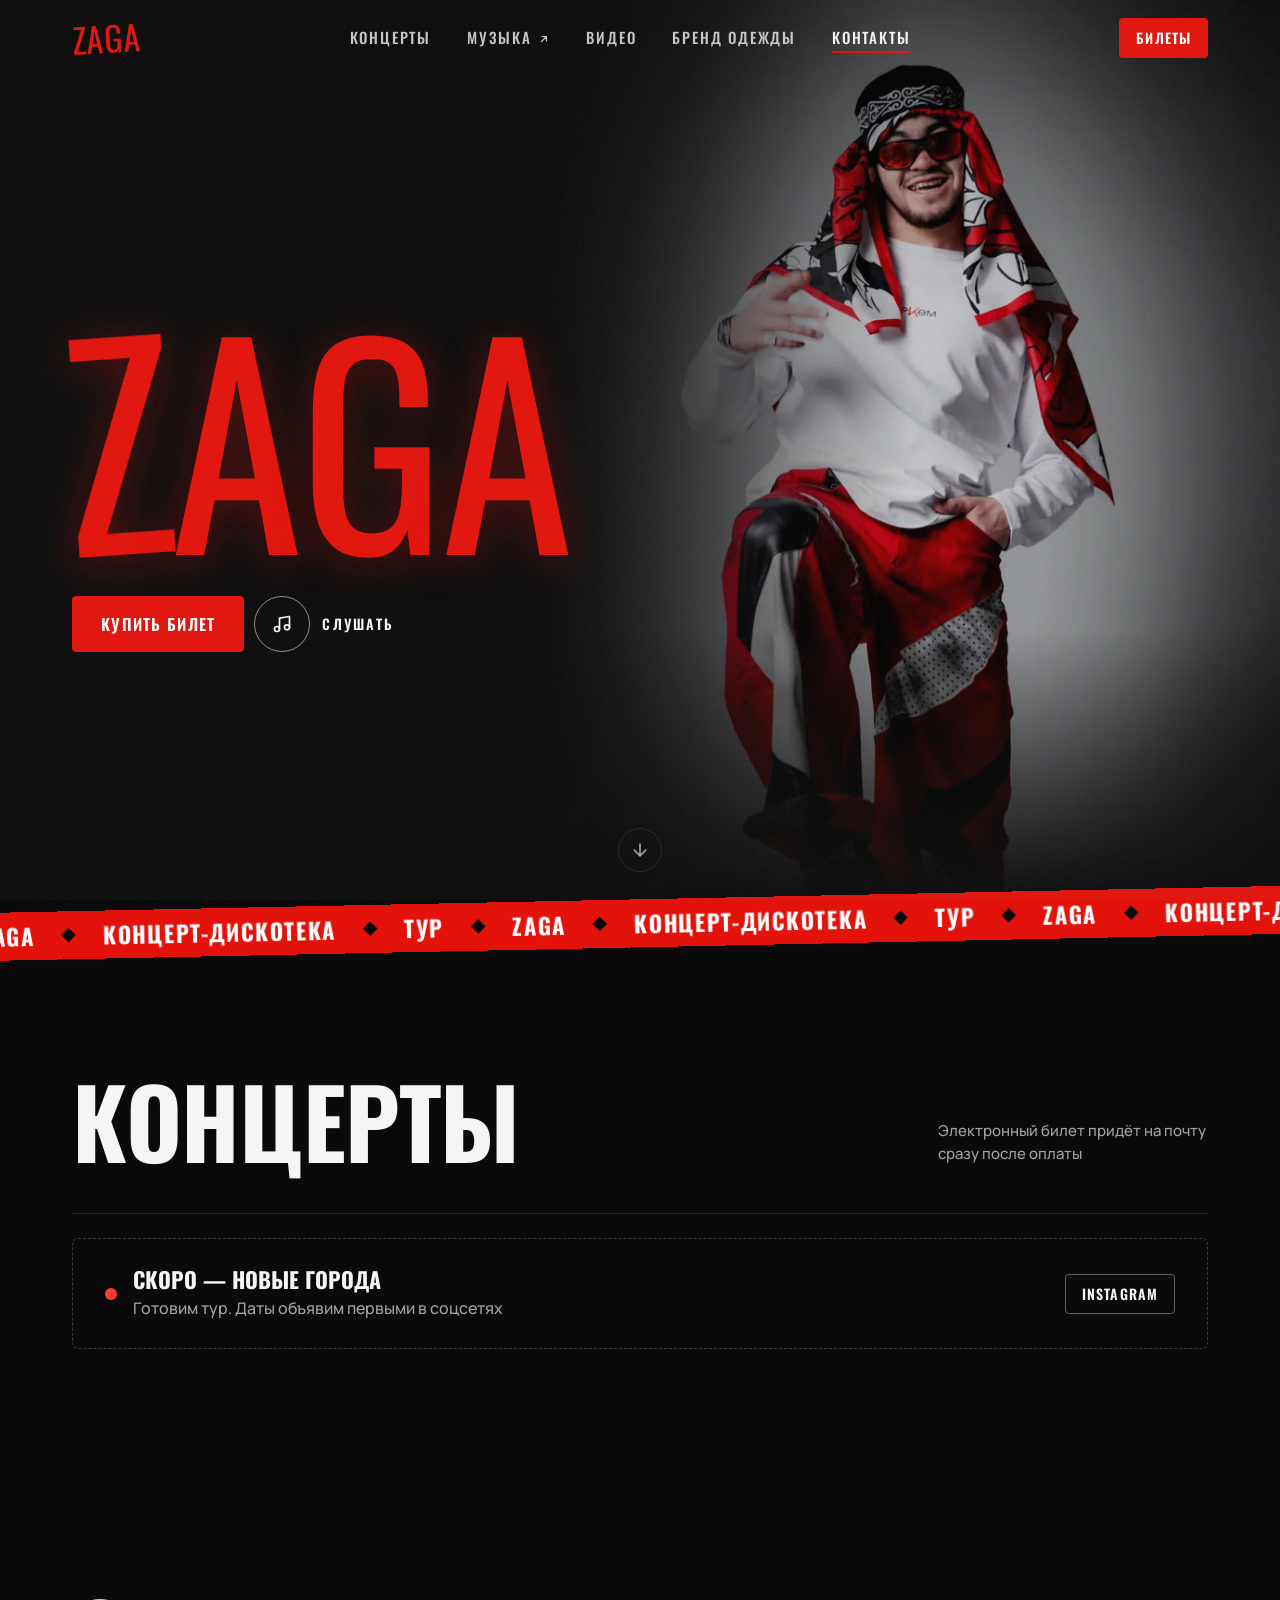
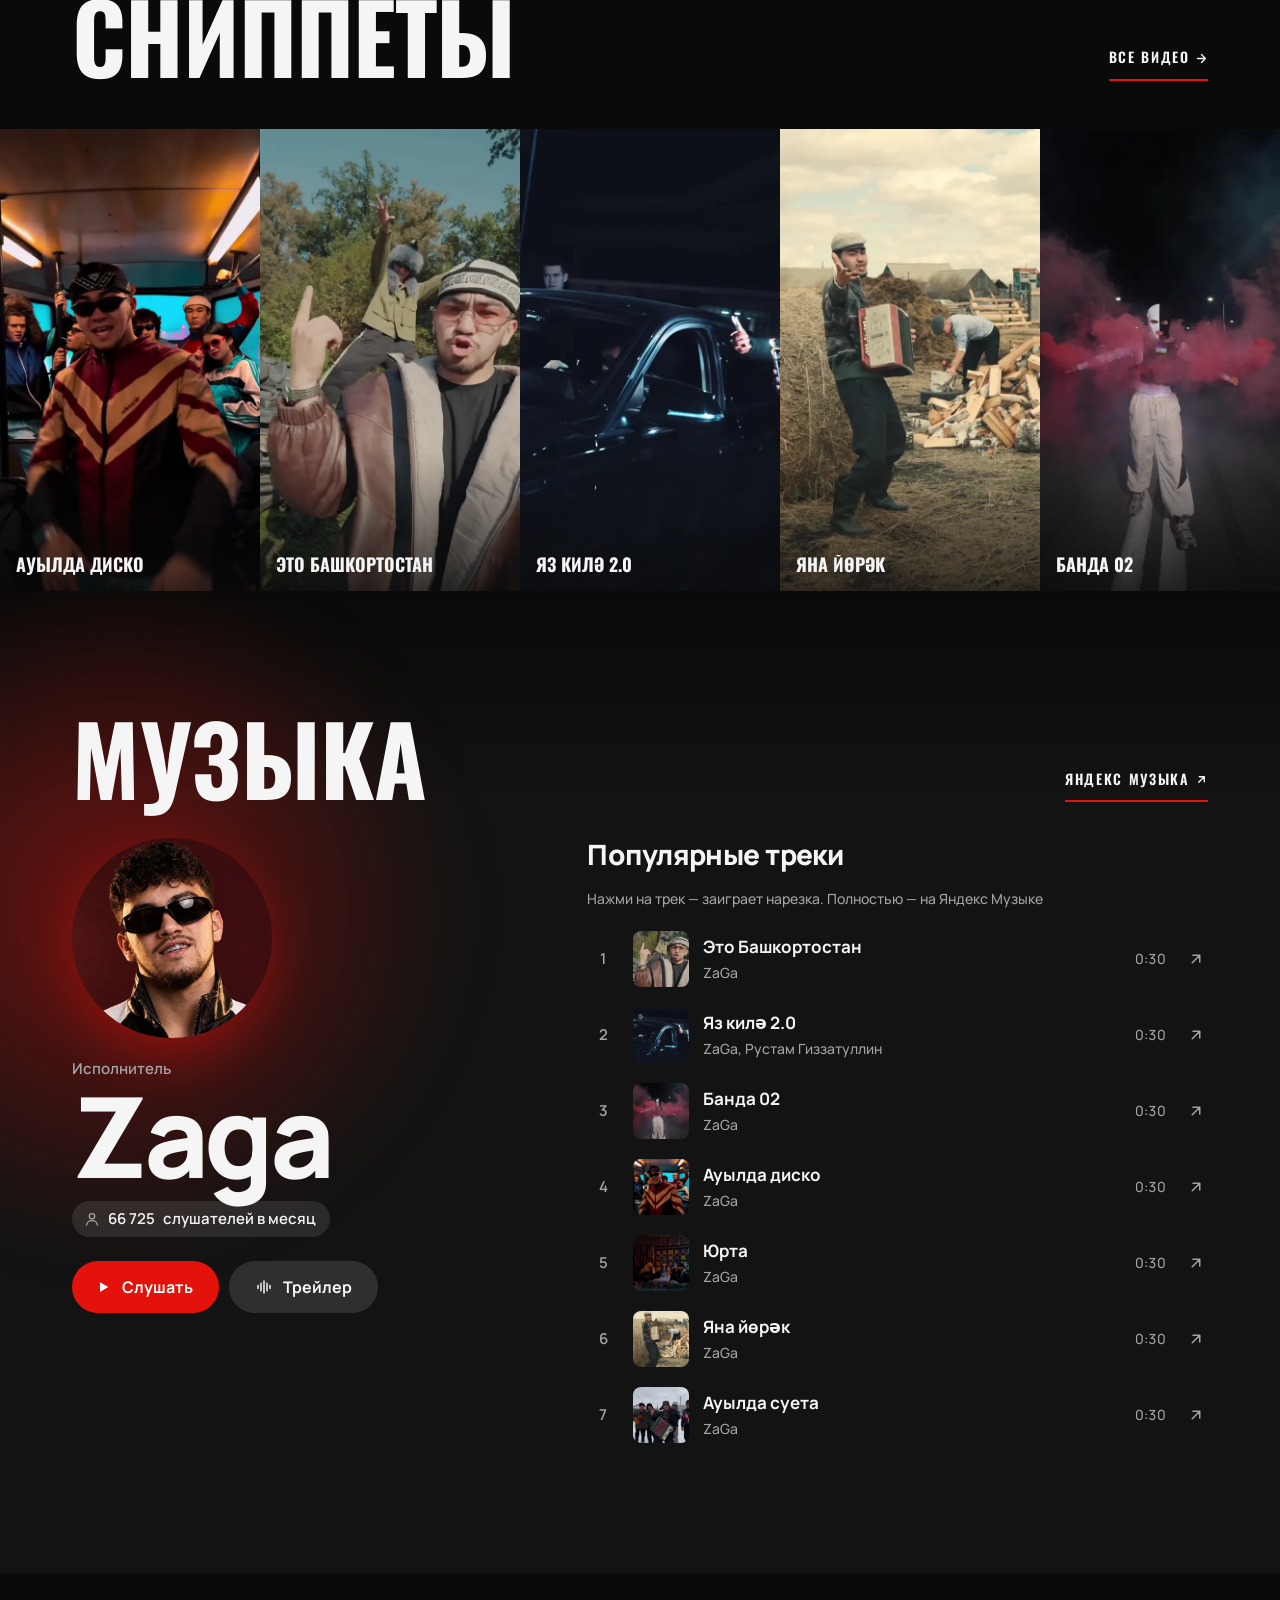
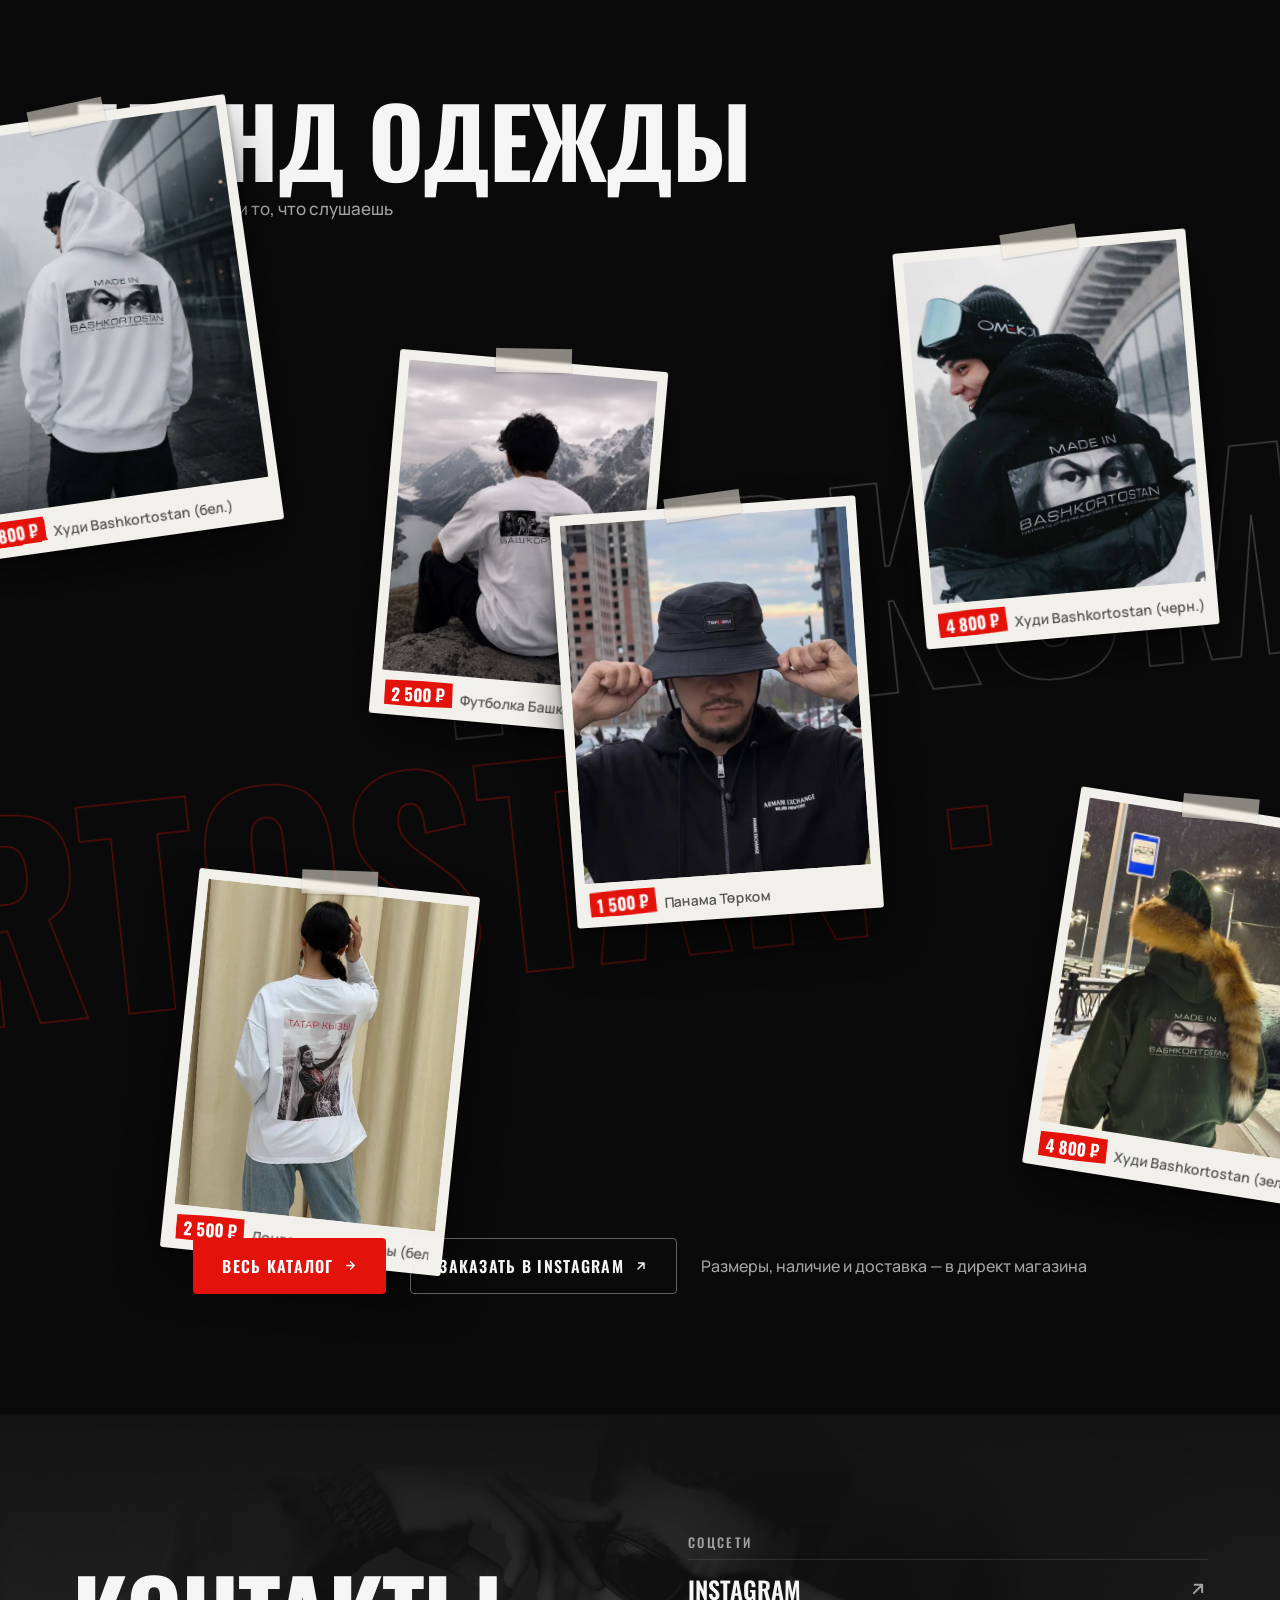
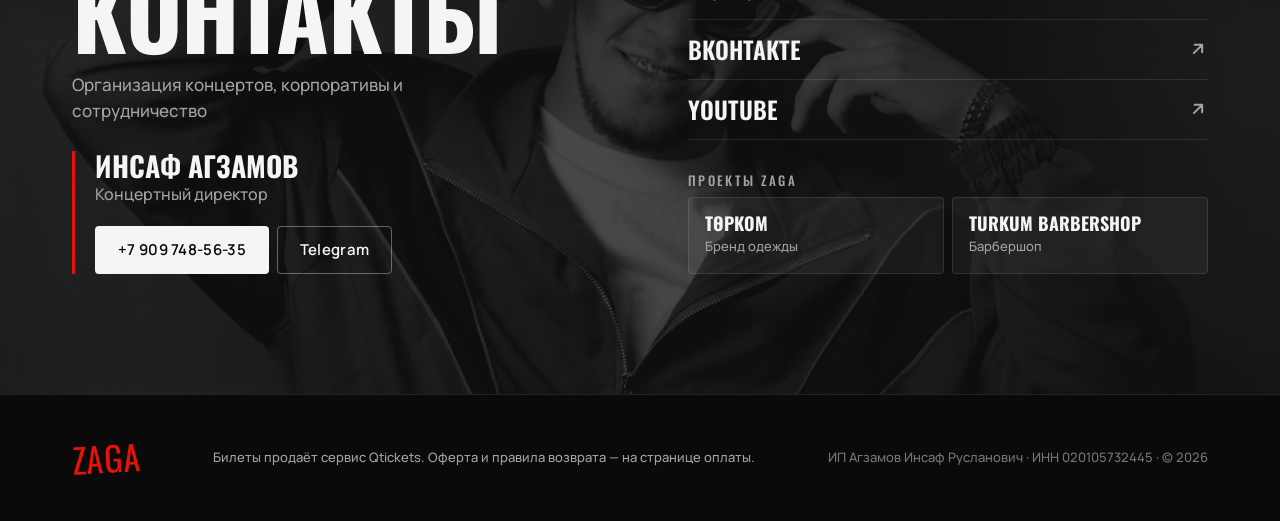
<file: index.html>
<!doctype html>
<html lang="ru">
<head>
  <meta charset="utf-8">
  <meta name="viewport" content="width=device-width, initial-scale=1, viewport-fit=cover">
  <title>ZAGA — концерты и билеты</title>
  <meta name="description" content="Официальный сайт ZAGA. Афиша концертов и электронные билеты онлайн.">
  <meta name="theme-color" content="#0a0a0a">
  <link rel="icon" href="favicon.svg" type="image/svg+xml">
  <meta property="og:title" content="ZAGA — концерты и билеты">
  <meta property="og:description" content="Афиша тура и электронные билеты онлайн">
  <meta property="og:image" content="img/hero-1400.webp">
  <link rel="preconnect" href="https://fonts.googleapis.com">
  <link rel="preconnect" href="https://fonts.gstatic.com" crossorigin>
  <link href="https://fonts.googleapis.com/css2?family=Manrope:wght@400;500;600;700&family=Oswald:wght@500;600;700&family=Permanent+Marker&display=swap" rel="stylesheet">
  <link rel="preload" as="image" href="img/hero-800.webp" imagesrcset="img/hero-800.webp 800w, img/hero-1400.webp 1400w" imagesizes="(min-width: 900px) 50vw, 100vw">
  <link rel="stylesheet" href="styles.css?v=20">
</head>
<body>

<a class="skip" href="#concerts">К афише</a>

<header class="header" id="header">
  <div class="header__inner">
    <a class="logo" href="#top" aria-label="ZAGA — наверх">ZAGA</a>
    <nav class="nav" aria-label="Основное меню">
      <a href="concerts.html">Концерты</a>
      <a href="https://music.yandex.ru/artist/4557961" target="_blank" rel="noopener" data-yandex>Музыка <i class="i-ext" aria-hidden="true"></i></a>
      <a href="video.html">Видео</a>
      <a href="brand.html">Бренд одежды</a>
      <a href="#contacts">Контакты</a>
    </nav>
    <a class="btn btn--red btn--sm header__cta" href="#concerts">Билеты</a>
    <button class="burger" id="burger" aria-label="Открыть меню" aria-expanded="false" aria-controls="menu">
      <span></span><span></span>
    </button>
  </div>
</header>

<div class="menu" id="menu" hidden>
  <nav aria-label="Мобильное меню">
    <a href="#top" aria-current="page">Главная</a>
    <a href="concerts.html">Концерты</a>
    <a href="https://music.yandex.ru/artist/4557961" target="_blank" rel="noopener" data-yandex>Музыка <i class="i-ext" aria-hidden="true"></i></a>
    <a href="video.html">Видео</a>
    <a href="brand.html">Бренд одежды</a>
    <a href="#contacts">Контакты</a>
  </nav>
  <div class="menu__socials" data-socials></div>
</div>

<main id="top">

  <!-- HERO -->
  <section class="hero">
    <div class="hero__media">
      <img src="img/hero-800.webp" srcset="img/hero-800.webp 800w, img/hero-1400.webp 1400w"
           sizes="(min-width: 900px) 50vw, 100vw" alt="ZAGA" width="800" height="1200" fetchpriority="high">
    </div>
    <div class="hero__content">
      <h1 class="hero__title" aria-label="ZAGA">
        <span>Z</span><span>A</span><span>G</span><span>A</span>
      </h1>
      <div class="hero__next" id="heroNext"></div>
      <div class="hero__actions">
        <button class="btn btn--red btn--lg" id="heroBuy">Купить билет</button>
        <a class="listen" href="https://music.yandex.ru/artist/4557961" target="_blank" rel="noopener" data-yandex>
          <span class="listen__circle" aria-hidden="true"><svg width="20" height="20" viewBox="0 0 24 24" fill="none" stroke="currentColor" stroke-width="2" stroke-linecap="round" stroke-linejoin="round"><path d="M9 18V5l12-2v13"/><circle cx="6" cy="18" r="3"/><circle cx="18" cy="16" r="3"/></svg></span>
          <span class="listen__label">Слушать</span>
        </a>
      </div>
    </div>
    <a class="hero__scroll" href="#concerts" aria-label="Листать к афише">
      <svg width="20" height="20" viewBox="0 0 24 24" fill="none" stroke="currentColor" stroke-width="2" stroke-linecap="round" stroke-linejoin="round" aria-hidden="true"><path d="M12 5v14M19 12l-7 7-7-7"/></svg>
    </a>
  </section>

  <div class="marquee" aria-hidden="true">
    <div class="marquee__track">
      <span>ZAGA</span><i></i><span>Концерт-дискотека</span><i></i><span>Тур</span><i></i>
      <span>ZAGA</span><i></i><span>Концерт-дискотека</span><i></i><span>Тур</span><i></i>
      <span>ZAGA</span><i></i><span>Концерт-дискотека</span><i></i><span>Тур</span><i></i>
      <span>ZAGA</span><i></i><span>Концерт-дискотека</span><i></i><span>Тур</span><i></i>
    </div>
  </div>

  <!-- CONCERTS -->
  <section class="section" id="concerts" aria-labelledby="concerts-title">
    <div class="container">
      <div class="section__head">
        <h2 class="section__title" id="concerts-title">Концерты</h2>
        <p class="section__note">Электронный билет придёт на почту сразу после оплаты</p>
      </div>
      <ol class="tour" id="tour"></ol>
      <div class="soon">
        <span class="soon__pulse" aria-hidden="true"></span>
        <div class="soon__text">
          <p class="soon__title">Скоро — новые города</p>
          <p class="muted">Готовим тур. Даты объявим первыми в соцсетях</p>
        </div>
        <div class="soon__links" data-socials-short></div>
      </div>
    </div>
  </section>

  <!-- СНИППЕТЫ: бесконечная лента -->
  <section class="snippets" aria-labelledby="snippets-title">
    <div class="container section__head">
      <h2 class="section__title" id="snippets-title">Сниппеты</h2>
      <a class="link-arrow" href="video.html">Все видео</a>
    </div>
    <div class="strip">
      <ul class="strip__track" id="strip"></ul>
    </div>
  </section>

  <!-- MUSIC: в стиле страницы артиста -->
  <section class="section music" id="music" aria-labelledby="music-title">
    <div class="music__glow" aria-hidden="true"></div>
    <div class="container section__head music__head">
      <h2 class="section__title" id="music-title">Музыка</h2>
      <a class="link-arrow link-arrow--ext" href="https://music.yandex.ru/artist/4557961" target="_blank" rel="noopener" data-yandex>Яндекс Музыка</a>
    </div>
    <div class="container music__grid">
      <div class="artist">
        <div class="artist__avatar">
          <img src="img/artist.webp" alt="Zaga" width="600" height="600" loading="lazy">
        </div>
        <div class="artist__info">
          <p class="artist__label">Исполнитель</p>
          <p class="artist__name">Zaga</p>
          <p class="chip">
            <svg width="16" height="16" viewBox="0 0 24 24" fill="none" stroke="currentColor" stroke-width="2" stroke-linecap="round" aria-hidden="true"><circle cx="12" cy="8" r="4"/><path d="M4 21c0-4 3.6-6.5 8-6.5s8 2.5 8 6.5"/></svg>
            <span id="listeners"></span> слушателей в месяц
          </p>
          <div class="artist__actions">
            <a class="pill pill--play" id="artistListen" href="#" target="_blank" rel="noopener">
              <svg width="18" height="18" viewBox="0 0 24 24" fill="currentColor" aria-hidden="true"><path d="M8 5.5v13l11-6.5z"/></svg>
              Слушать
            </a>
            <button class="pill pill--soft" id="trailerAll" type="button">
              <svg width="18" height="18" viewBox="0 0 24 24" fill="none" stroke="currentColor" stroke-width="2" stroke-linecap="round" aria-hidden="true"><path d="M4 10v4M8 7v10M12 4v16M16 7v10M20 10v4"/></svg>
              <span>Трейлер</span>
            </button>
          </div>
        </div>
      </div>
      <div class="popular">
        <h3 class="popular__title">Популярные треки</h3>
        <p class="popular__note">Нажми на трек — заиграет нарезка. Полностью — на Яндекс Музыке</p>
        <ol class="ptracks" id="ptracks"></ol>
      </div>
    </div>
  </section>

  <!-- SHOP: коллаж -->
  <section class="shop" id="shop" aria-labelledby="shop-title">
    <div class="shop__type" aria-hidden="true">
      <span data-drift="-1">ТӨРКӨМ × ZAGA · ТӨРКӨМ × ZAGA ·</span>
      <span data-drift="1">MADE IN BASHKORTOSTAN · MADE IN BASHKORTOSTAN ·</span>
    </div>
    <div class="container shop__head">
      <h2 class="section__title" id="shop-title">Бренд одежды</h2>
      <p class="shop__lead"><img class="shop__logo" src="img/brand/torkom-logo.webp" alt="ТӨРКӨМ" width="1200" height="256" loading="lazy"> Носи то, что слушаешь</p>
    </div>
    <ul class="collage" id="merch"></ul>
    <div class="container shop__cta">
      <a class="btn btn--red btn--lg" href="brand.html">Весь каталог <i class="i-next" aria-hidden="true"></i></a>
      <a class="btn btn--ghost btn--lg" data-shop href="#" target="_blank" rel="noopener">Заказать в Instagram <i class="i-ext" aria-hidden="true"></i></a>
      <p class="muted">Размеры, наличие и доставка — в директ магазина</p>
    </div>
  </section>

  <!-- CONTACTS -->
  <section class="section section--alt contacts" id="contacts" aria-labelledby="contacts-title">
    <img class="contacts__bg" src="img/contacts.webp" alt="" loading="lazy" width="1200" height="989">
    <div class="container contacts__grid">
      <div>
        <h2 class="section__title" id="contacts-title">Контакты</h2>
        <p class="contacts__lead">Организация концертов, корпоративы и сотрудничество</p>
        <div class="contact-card" id="contactCard"></div>
      </div>
      <div class="contacts__socials">
        <p class="eyebrow">Соцсети</p>
        <div class="socials" data-socials></div>
        <p class="eyebrow projects__label">Проекты Zaga</p>
        <div class="projects" id="projects"></div>
      </div>
    </div>
  </section>

</main>

<footer class="footer">
  <div class="container footer__inner">
    <span class="logo logo--sm">ZAGA</span>
    <p>Билеты продаёт сервис Qtickets. Оферта и правила возврата — на странице оплаты.</p>
    <p class="footer__legal">ИП Агзамов Инсаф Русланович · ИНН 020105732445 · © 2026</p>
  </div>
</footer>

<!-- Мини-плеер трейлеров -->
<div class="player" id="player" aria-label="Плеер" hidden>
  <div class="player__bar"><i id="playerProgress"></i></div>
  <img class="player__cover" id="playerCover" alt="" width="96" height="96">
  <div class="player__text">
    <span class="player__title" id="playerTitle"></span>
    <span class="player__artist">Трейлер · <span id="playerArtist"></span></span>
  </div>
  <button class="player__btn" id="playerToggle" aria-label="Пауза">
    <svg class="i-pause" width="22" height="22" viewBox="0 0 24 24" fill="currentColor" aria-hidden="true"><rect x="6" y="5" width="4" height="14" rx="1"/><rect x="14" y="5" width="4" height="14" rx="1"/></svg>
    <svg class="i-play" width="22" height="22" viewBox="0 0 24 24" fill="currentColor" aria-hidden="true"><path d="M8 5.5v13l11-6.5z"/></svg>
  </button>
  <a class="player__full" id="playerFull" href="#" target="_blank" rel="noopener">Полностью<span class="player__full-long"> на Яндекс Музыке</span> <i class="i-ext" aria-hidden="true"></i></a>
  <button class="player__btn player__close" id="playerClose" aria-label="Закрыть плеер">
    <svg width="18" height="18" viewBox="0 0 24 24" fill="none" stroke="currentColor" stroke-width="2" stroke-linecap="round" aria-hidden="true"><path d="M18 6 6 18M6 6l12 12"/></svg>
  </button>
</div>

<!-- Мобильная кнопка покупки -->
<div class="sticky-buy" id="stickyBuy" aria-hidden="true">
  <a class="btn btn--red btn--block" href="#concerts" tabindex="-1">Купить билет</a>
</div>

<!-- Окно покупки (виджет Qtickets) -->
<dialog class="modal" id="ticketModal" aria-labelledby="modalTitle">
  <div class="modal__head">
    <div>
      <p class="eyebrow eyebrow--red" id="modalDate"></p>
      <h3 class="modal__title" id="modalTitle"></h3>
    </div>
    <button class="modal__close" data-modal-close aria-label="Закрыть">
      <svg width="22" height="22" viewBox="0 0 24 24" fill="none" stroke="currentColor" stroke-width="2" stroke-linecap="round" aria-hidden="true"><path d="M18 6 6 18M6 6l12 12"/></svg>
    </button>
  </div>
  <div class="modal__body" data-modal-body></div>
</dialog>

<!-- Плеер сниппетов -->
<dialog class="modal modal--video" id="videoModal" aria-labelledby="videoTitle">
  <div class="modal__head">
    <div>
      <h3 class="modal__title" id="videoTitle"></h3>
    </div>
    <button class="modal__close" data-modal-close aria-label="Закрыть">
      <svg width="22" height="22" viewBox="0 0 24 24" fill="none" stroke="currentColor" stroke-width="2" stroke-linecap="round" aria-hidden="true"><path d="M18 6 6 18M6 6l12 12"/></svg>
    </button>
  </div>
  <div class="modal__body" data-modal-body></div>
</dialog>

<script src="data.js?v=20"></script>
<script src="app.js?v=20"></script>
</body>
</html>
</file>
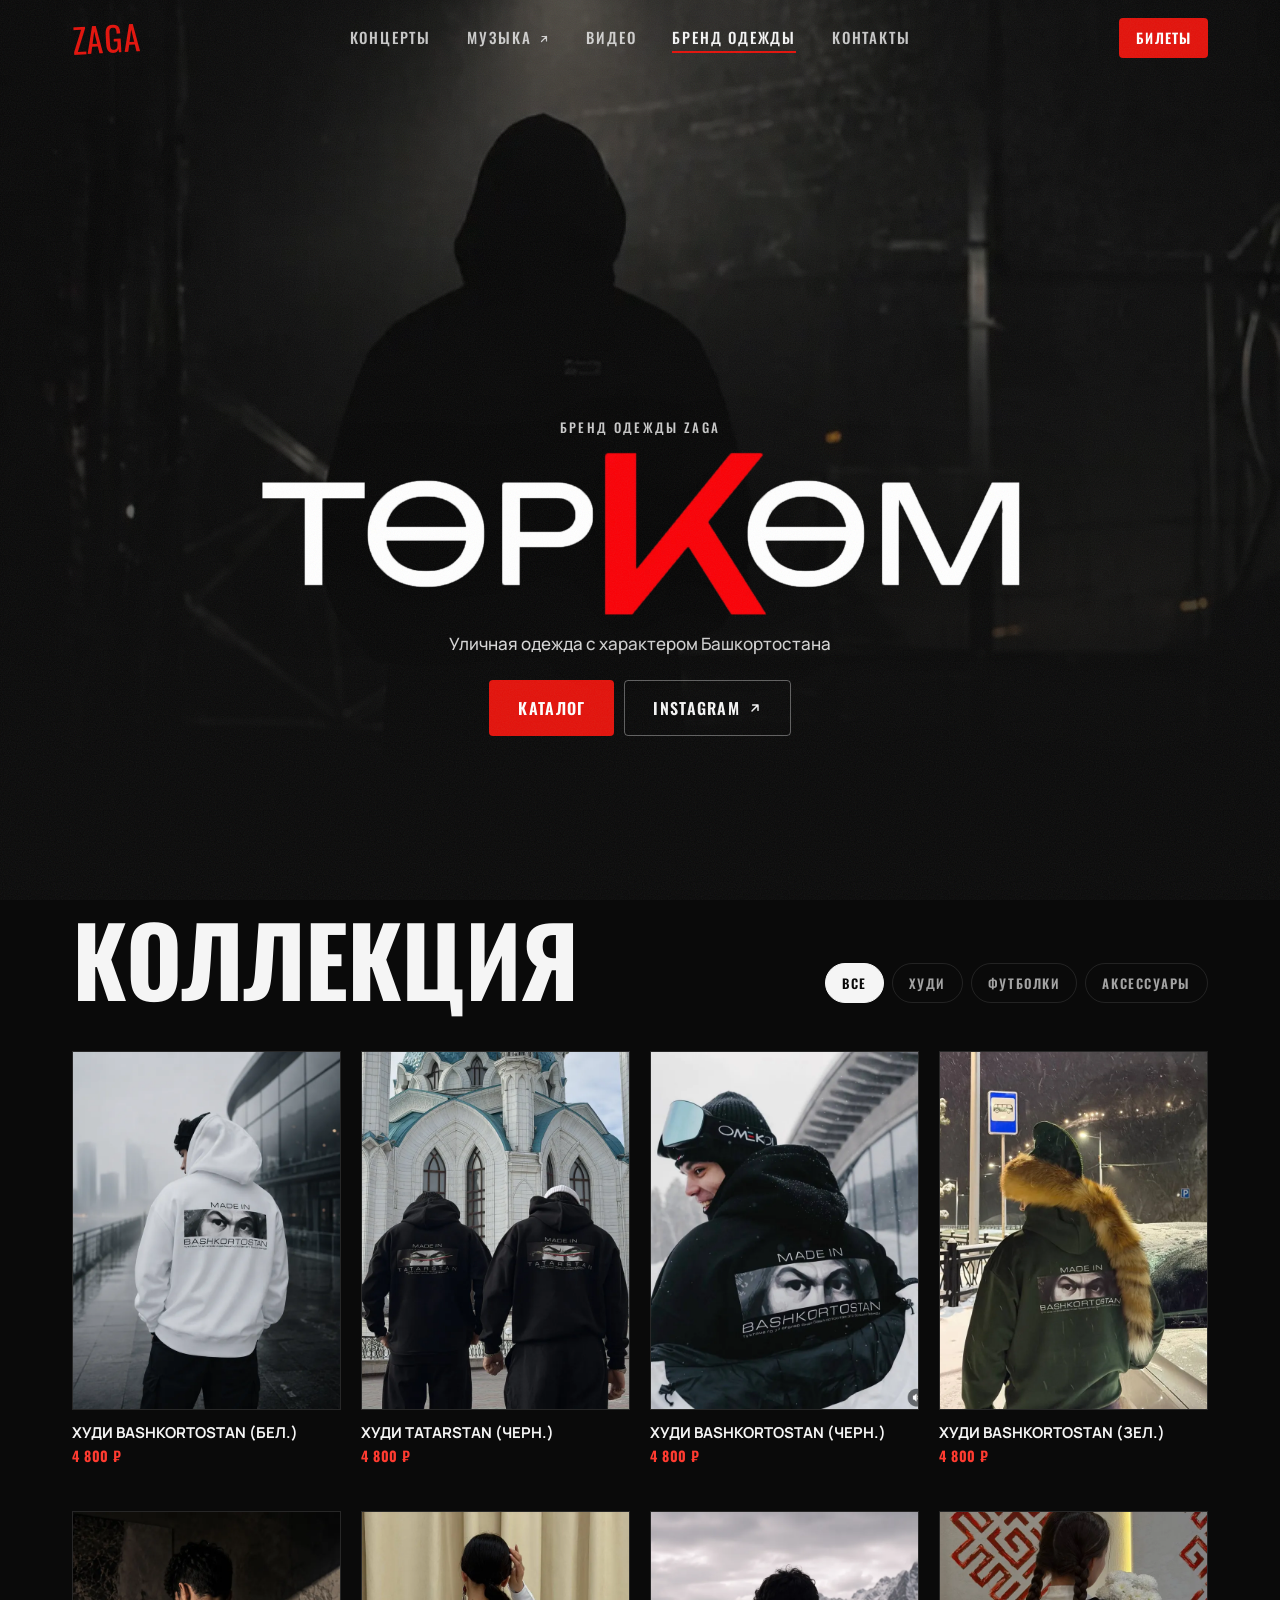
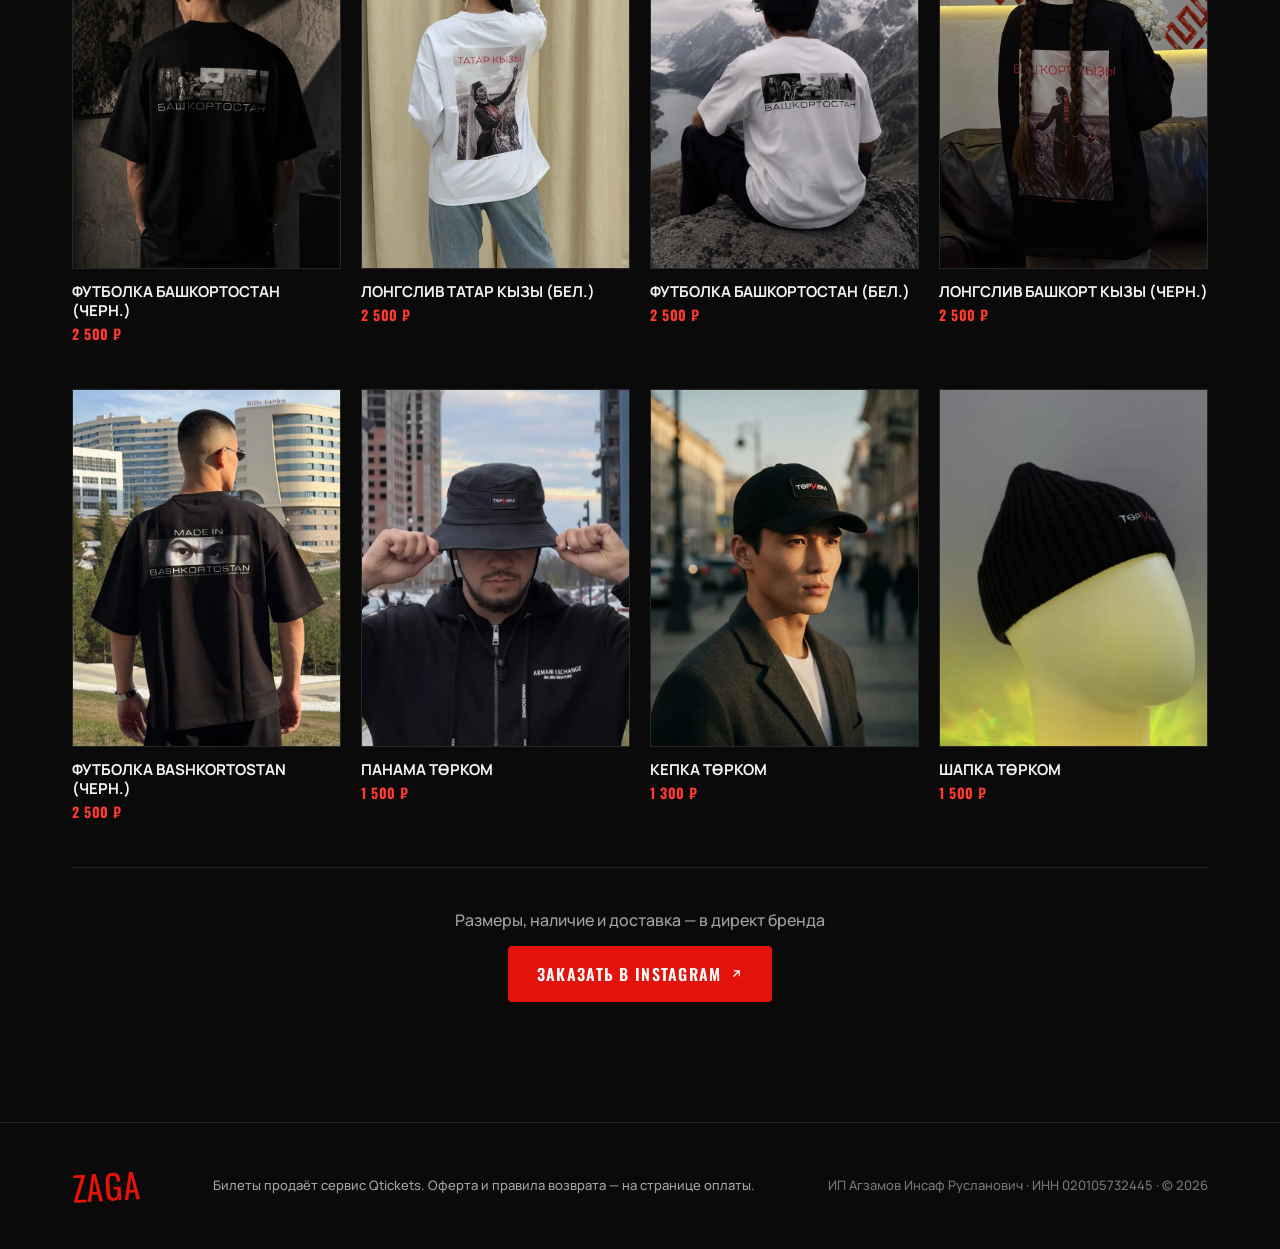
<file: brand.html>
<!doctype html>
<html lang="ru">
<head>
  <meta charset="utf-8">
  <meta name="viewport" content="width=device-width, initial-scale=1, viewport-fit=cover">
  <title>Бренд одежды ТӨРКӨМ — ZAGA</title>
  <meta name="description" content="ТӨРКӨМ — бренд одежды Zaga. Худи, футболки, лонгсливы и аксессуары.">
  <meta name="theme-color" content="#0a0a0a">
  <link rel="icon" href="favicon.svg" type="image/svg+xml">
  <meta property="og:title" content="Бренд одежды ТӨРКӨМ">
  <meta property="og:image" content="img/brand/cover-2.webp">
  <link rel="preconnect" href="https://fonts.googleapis.com">
  <link rel="preconnect" href="https://fonts.gstatic.com" crossorigin>
  <link href="https://fonts.googleapis.com/css2?family=Manrope:wght@400;500;600;700&family=Oswald:wght@500;600;700&family=Permanent+Marker&display=swap" rel="stylesheet">
  <link rel="stylesheet" href="styles.css?v=20">
</head>
<body class="page-inner">

<a class="skip" href="#collection">К каталогу</a>

<header class="header" id="header">
  <div class="header__inner">
    <a class="logo" href="./" aria-label="ZAGA — на главную">ZAGA</a>
    <nav class="nav" aria-label="Основное меню">
      <a href="concerts.html">Концерты</a>
      <a href="https://music.yandex.ru/artist/4557961" target="_blank" rel="noopener" data-yandex>Музыка <i class="i-ext" aria-hidden="true"></i></a>
      <a href="video.html">Видео</a>
      <a href="brand.html" class="is-active" aria-current="page">Бренд одежды</a>
      <a href="./#contacts">Контакты</a>
    </nav>
    <a class="btn btn--red btn--sm header__cta" href="concerts.html">Билеты</a>
    <button class="burger" id="burger" aria-label="Открыть меню" aria-expanded="false" aria-controls="menu">
      <span></span><span></span>
    </button>
  </div>
</header>

<div class="menu" id="menu" hidden>
  <nav aria-label="Мобильное меню">
    <a href="./">Главная</a>
    <a href="concerts.html">Концерты</a>
    <a href="https://music.yandex.ru/artist/4557961" target="_blank" rel="noopener" data-yandex>Музыка <i class="i-ext" aria-hidden="true"></i></a>
    <a href="video.html">Видео</a>
    <a href="brand.html" aria-current="page">Бренд одежды</a>
    <a href="./#contacts">Контакты</a>
  </nav>
  <div class="menu__socials" data-socials></div>
</div>

<main>
  <section class="bcover" aria-labelledby="bcover-title">
    <img class="bcover__bg" src="img/brand/cover.webp" alt="" width="900" height="1600" fetchpriority="high">
    <div class="container bcover__inner">
      <p class="eyebrow bcover__eyebrow">Бренд одежды Zaga</p>
      <h1 class="bcover__logo" id="bcover-title"><img src="img/brand/torkom-logo.webp" alt="ТӨРКӨМ" width="1200" height="256"></h1>
      <p class="bcover__lead">Уличная одежда с характером Башкортостана</p>
      <div class="bcover__actions">
        <a class="btn btn--red btn--lg" href="#collection">Каталог</a>
        <a class="btn btn--ghost btn--lg" data-shop href="#" target="_blank" rel="noopener">Instagram <i class="i-ext" aria-hidden="true"></i></a>
      </div>
    </div>
  </section>

  <section class="section" id="collection" aria-labelledby="collection-title">
    <div class="container">
      <div class="section__head">
        <h2 class="section__title" id="collection-title">Коллекция</h2>
        <div class="filters" role="group" aria-label="Фильтр каталога">
          <button class="filter" data-filter="all" aria-pressed="true">Все</button>
          <button class="filter" data-filter="hoodie" aria-pressed="false">Худи</button>
          <button class="filter" data-filter="tshirt" aria-pressed="false">Футболки</button>
          <button class="filter" data-filter="accessory" aria-pressed="false">Аксессуары</button>
        </div>
      </div>
      <ul class="catalog" id="catalog"></ul>
      <div class="catalog__order">
        <p>Размеры, наличие и доставка — в директ бренда</p>
        <a class="btn btn--red btn--lg" data-shop href="#" target="_blank" rel="noopener">Заказать в Instagram <i class="i-ext" aria-hidden="true"></i></a>
      </div>
    </div>
  </section>
</main>


<footer class="footer">
  <div class="container footer__inner">
    <span class="logo logo--sm">ZAGA</span>
    <p>Билеты продаёт сервис Qtickets. Оферта и правила возврата — на странице оплаты.</p>
    <p class="footer__legal">ИП Агзамов Инсаф Русланович · ИНН 020105732445 · © 2026</p>
  </div>
</footer>


<script src="data.js?v=20"></script>
<script src="app.js?v=20"></script>
</body>
</html>
</file>
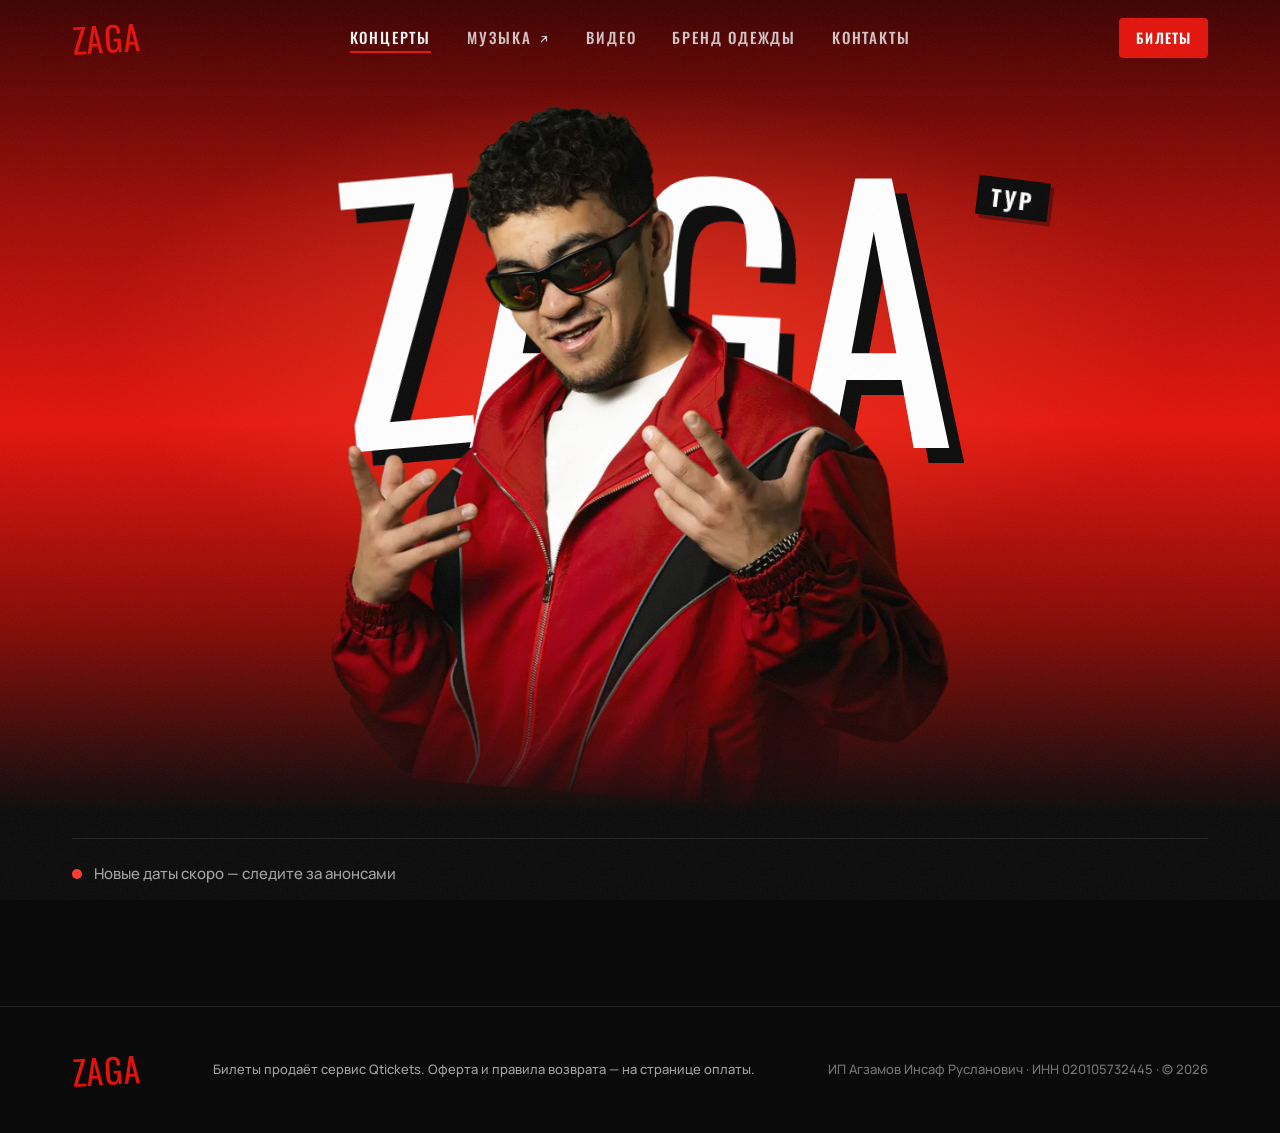
<file: concerts.html>
<!doctype html>
<html lang="ru">
<head>
  <meta charset="utf-8">
  <meta name="viewport" content="width=device-width, initial-scale=1, viewport-fit=cover">
  <title>Концерты — ZAGA</title>
  <meta name="description" content="Афиша концертов ZAGA и электронные билеты онлайн.">
  <meta name="theme-color" content="#0a0a0a">
  <link rel="icon" href="favicon.svg" type="image/svg+xml">
  <meta property="og:title" content="Концерты — ZAGA">
  <meta property="og:image" content="img/cutout-1200.webp">
  <link rel="preconnect" href="https://fonts.googleapis.com">
  <link rel="preconnect" href="https://fonts.gstatic.com" crossorigin>
  <link href="https://fonts.googleapis.com/css2?family=Manrope:wght@400;500;600;700;800&family=Oswald:wght@500;600;700&family=Permanent+Marker&display=swap" rel="stylesheet">
  <link rel="stylesheet" href="styles.css?v=20">
</head>
<body class="page-inner">

<a class="skip" href="#concerts">К афише</a>

<header class="header" id="header">
  <div class="header__inner">
    <a class="logo" href="./" aria-label="ZAGA — на главную">ZAGA</a>
    <nav class="nav" aria-label="Основное меню">
      <a href="concerts.html" class="is-active" aria-current="page">Концерты</a>
      <a href="https://music.yandex.ru/artist/4557961" target="_blank" rel="noopener" data-yandex>Музыка <i class="i-ext" aria-hidden="true"></i></a>
      <a href="video.html">Видео</a>
      <a href="brand.html">Бренд одежды</a>
      <a href="./#contacts">Контакты</a>
    </nav>
    <a class="btn btn--red btn--sm header__cta" href="#concerts">Билеты</a>
    <button class="burger" id="burger" aria-label="Открыть меню" aria-expanded="false" aria-controls="menu">
      <span></span><span></span>
    </button>
  </div>
</header>

<div class="menu" id="menu" hidden>
  <nav aria-label="Мобильное меню">
    <a href="./">Главная</a>
    <a href="concerts.html" aria-current="page">Концерты</a>
    <a href="https://music.yandex.ru/artist/4557961" target="_blank" rel="noopener" data-yandex>Музыка <i class="i-ext" aria-hidden="true"></i></a>
    <a href="video.html">Видео</a>
    <a href="brand.html">Бренд одежды</a>
    <a href="./#contacts">Контакты</a>
  </nav>
  <div class="menu__socials" data-socials></div>
</div>

<main>
  <section class="cover" aria-labelledby="cover-title">
    <div class="cover__stage">
      <h1 class="cover__word" id="cover-title" aria-label="Концерты ZAGA">
        <span>Z</span><span>A</span><span>G</span><span>A</span>
      </h1>
      <img class="cover__artist" src="img/cutout-700.webp" srcset="img/cutout-700.webp 700w, img/cutout-1200.webp 1200w"
           sizes="(min-width: 900px) 46vw, 92vw" alt="Zaga" width="700" height="806" fetchpriority="high">
      <span class="cover__sticker" aria-hidden="true">Тур</span>
    </div>
    <div class="countdown container" id="countdown" hidden>
      <p class="countdown__label" id="cdLabel"></p>
      <div class="countdown__grid" role="timer" aria-live="off">
        <div class="countdown__cell"><span class="countdown__num" data-cd="d">00</span><span class="countdown__unit" data-cdu="d">дней</span></div>
        <i aria-hidden="true">:</i>
        <div class="countdown__cell"><span class="countdown__num" data-cd="h">00</span><span class="countdown__unit" data-cdu="h">часов</span></div>
        <i aria-hidden="true">:</i>
        <div class="countdown__cell"><span class="countdown__num" data-cd="m">00</span><span class="countdown__unit" data-cdu="m">минут</span></div>
        <i aria-hidden="true">:</i>
        <div class="countdown__cell"><span class="countdown__num" data-cd="s">00</span><span class="countdown__unit" data-cdu="s">секунд</span></div>
      </div>
    </div>
  </section>

  <section class="section section--tight" id="concerts" aria-label="Афиша">
    <div class="container">
      <ol class="tour tour--clean" id="tour"></ol>
      <p class="tour__more"><span class="soon__pulse" aria-hidden="true"></span>Новые даты скоро — следите за анонсами</p>
    </div>
  </section>
</main>

<footer class="footer">
  <div class="container footer__inner">
    <span class="logo logo--sm">ZAGA</span>
    <p>Билеты продаёт сервис Qtickets. Оферта и правила возврата — на странице оплаты.</p>
    <p class="footer__legal">ИП Агзамов Инсаф Русланович · ИНН 020105732445 · © 2026</p>
  </div>
</footer>

<!-- Окно покупки (виджет Qtickets) -->
<dialog class="modal" id="ticketModal" aria-labelledby="modalTitle">
  <div class="modal__head">
    <div>
      <p class="eyebrow eyebrow--red" id="modalDate"></p>
      <h3 class="modal__title" id="modalTitle"></h3>
    </div>
    <button class="modal__close" data-modal-close aria-label="Закрыть">
      <svg width="22" height="22" viewBox="0 0 24 24" fill="none" stroke="currentColor" stroke-width="2" stroke-linecap="round" aria-hidden="true"><path d="M18 6 6 18M6 6l12 12"/></svg>
    </button>
  </div>
  <div class="modal__body" data-modal-body></div>
</dialog>

<script src="data.js?v=20"></script>
<script src="app.js?v=20"></script>
</body>
</html>
</file>
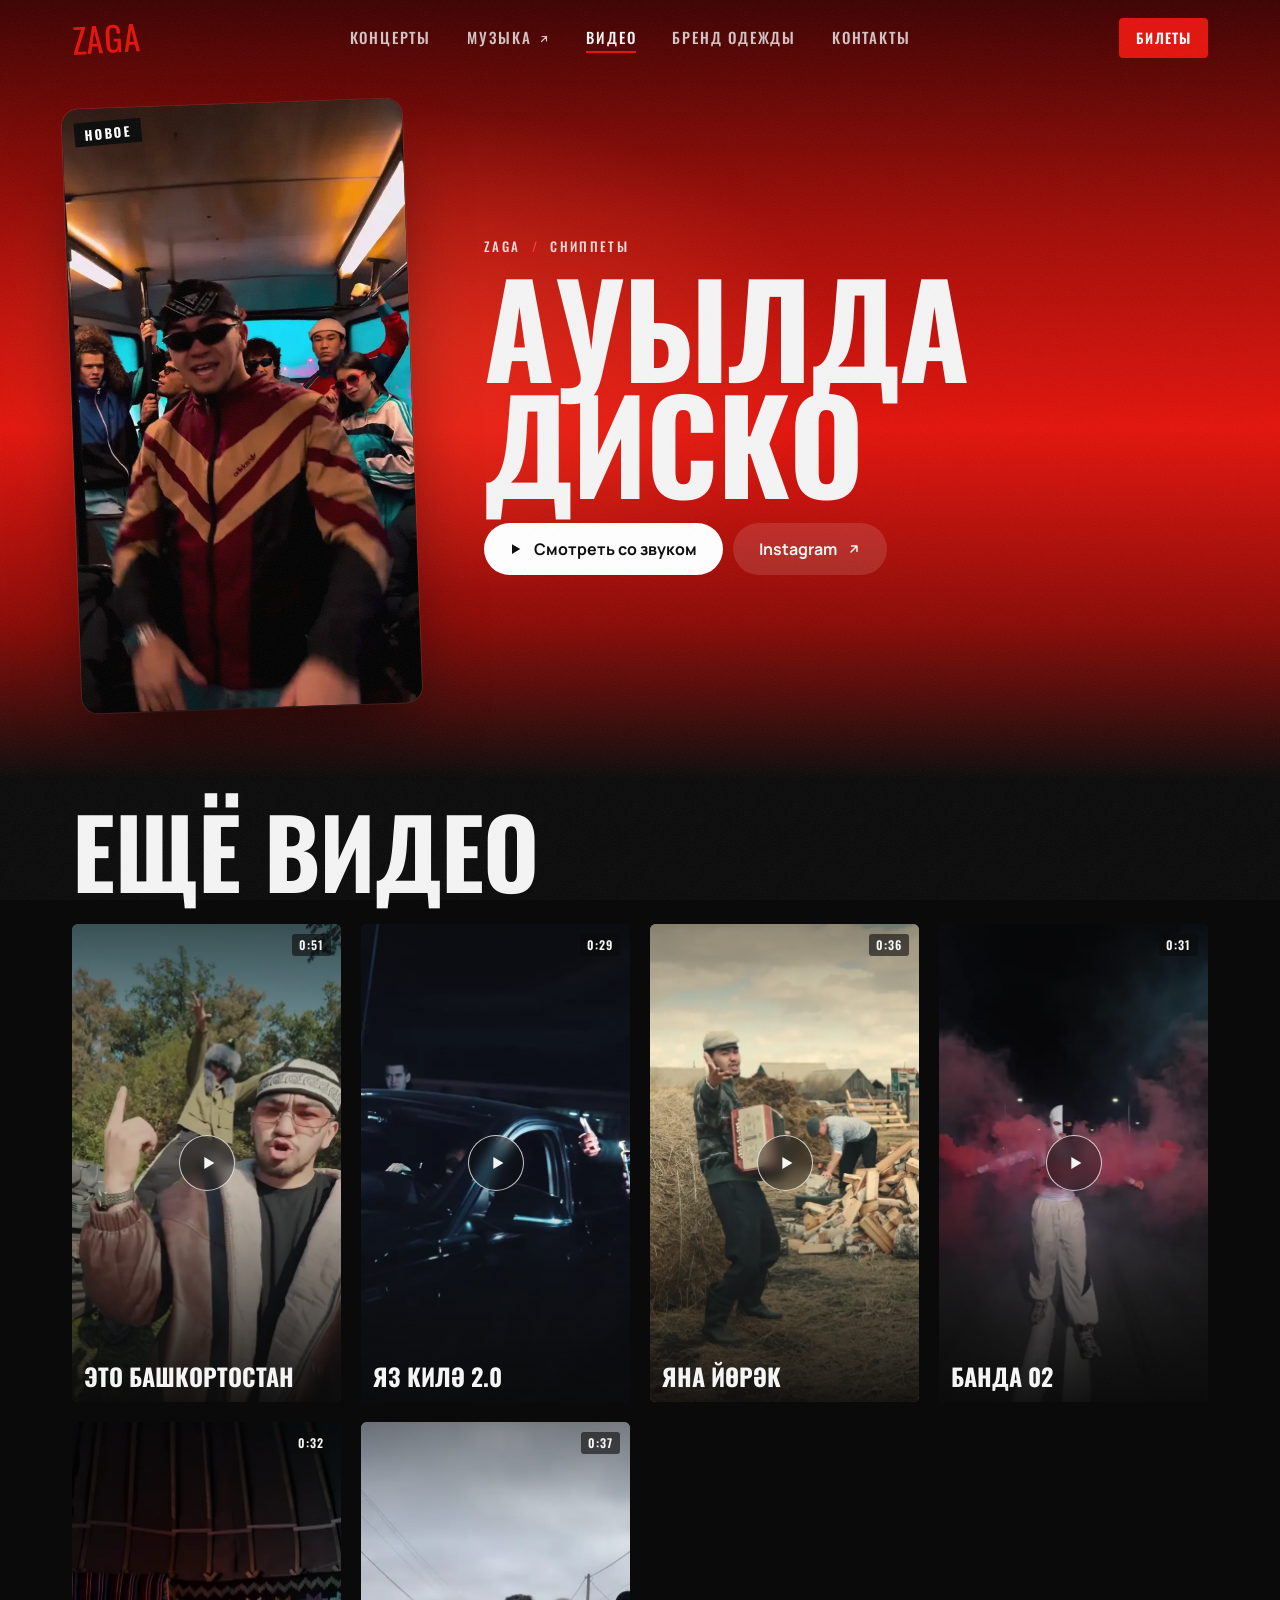
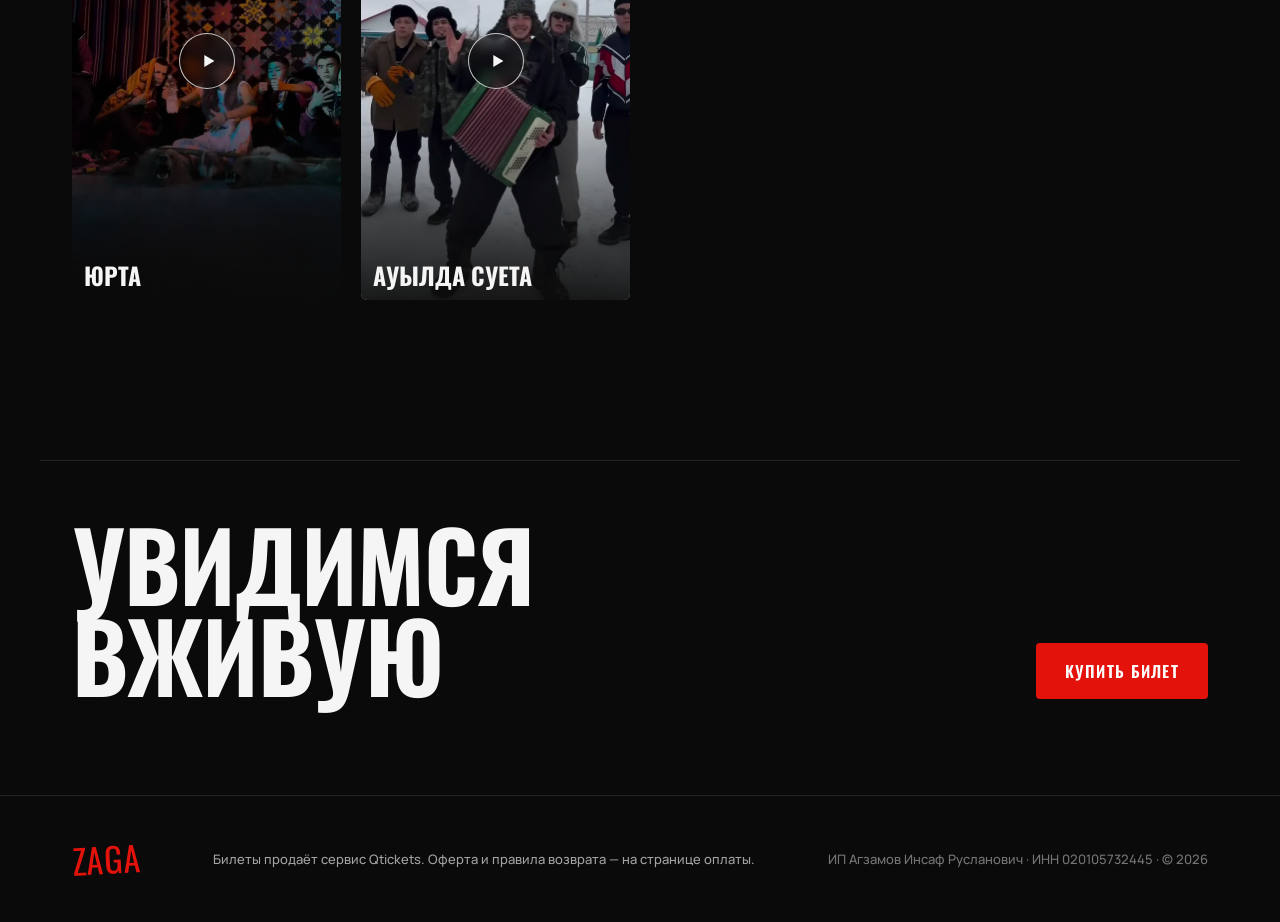
<file: video.html>
<!doctype html>
<html lang="ru">
<head>
  <meta charset="utf-8">
  <meta name="viewport" content="width=device-width, initial-scale=1, viewport-fit=cover">
  <title>Видео — ZAGA</title>
  <meta name="description" content="Сниппеты новых треков, видео с концертов и бэкстейдж ZAGA.">
  <meta name="theme-color" content="#0a0a0a">
  <link rel="icon" href="favicon.svg" type="image/svg+xml">
  <meta property="og:title" content="Видео — ZAGA">
  <meta property="og:image" content="img/more-bw.webp">
  <link rel="preconnect" href="https://fonts.googleapis.com">
  <link rel="preconnect" href="https://fonts.gstatic.com" crossorigin>
  <link href="https://fonts.googleapis.com/css2?family=Manrope:wght@400;500;600;700&family=Oswald:wght@500;600;700&family=Permanent+Marker&display=swap" rel="stylesheet">
  <link rel="stylesheet" href="styles.css?v=20">
</head>
<body class="page-video">

<a class="skip" href="#snips">К видео</a>

<header class="header" id="header">
  <div class="header__inner">
    <a class="logo" href="./" aria-label="ZAGA — на главную">ZAGA</a>
    <nav class="nav" aria-label="Основное меню">
      <a href="concerts.html">Концерты</a>
      <a href="https://music.yandex.ru/artist/4557961" target="_blank" rel="noopener" data-yandex>Музыка <i class="i-ext" aria-hidden="true"></i></a>
      <a href="video.html" class="is-active" aria-current="page">Видео</a>
      <a href="brand.html">Бренд одежды</a>
      <a href="./#contacts">Контакты</a>
    </nav>
    <a class="btn btn--red btn--sm header__cta" href="./#concerts">Билеты</a>
    <button class="burger" id="burger" aria-label="Открыть меню" aria-expanded="false" aria-controls="menu">
      <span></span><span></span>
    </button>
  </div>
</header>

<div class="menu" id="menu" hidden>
  <nav aria-label="Мобильное меню">
    <a href="./">Главная</a>
    <a href="concerts.html">Концерты</a>
    <a href="https://music.yandex.ru/artist/4557961" target="_blank" rel="noopener" data-yandex>Музыка <i class="i-ext" aria-hidden="true"></i></a>
    <a href="video.html" aria-current="page">Видео</a>
    <a href="brand.html">Бренд одежды</a>
    <a href="./#contacts">Контакты</a>
  </nav>
  <div class="menu__socials" data-socials></div>
</div>

<main>
  <section class="feat" aria-labelledby="feat-title">
    <div class="container feat__grid">
      <button class="feat__card" id="featCard" aria-label="Смотреть со звуком">
        <img id="featPoster" alt="" width="540" height="960">
        <video id="featVideo" muted loop playsinline preload="none" aria-hidden="true"></video>
        <span class="feat__badge">Новое</span>
      </button>
      <div class="feat__info">
        <p class="eyebrow feat__eyebrow">ZAGA <span class="more__slash">/</span> Сниппеты</p>
        <h1 class="feat__title" id="feat-title"></h1>
        <div class="feat__actions">
          <button class="pill pill--light" id="featPlay">
            <svg width="18" height="18" viewBox="0 0 24 24" fill="currentColor" aria-hidden="true"><path d="M8 5.5v13l11-6.5z"/></svg>
            Смотреть со звуком
          </button>
          <a class="pill pill--soft" id="featIg" href="#" target="_blank" rel="noopener">Instagram <i class="i-ext" aria-hidden="true"></i></a>
        </div>
      </div>
    </div>
  </section>

  <section class="section section--tight" id="snips" aria-labelledby="all-title">
    <div class="container">
      <h2 class="section__title snips__title" id="all-title">Ещё видео</h2>
      <ul class="snips" data-snips data-skip-featured></ul>
    </div>
  </section>

  <section class="vcta">
    <div class="container vcta__inner">
      <h2 class="section__title">Увидимся<br>вживую</h2>
      <a class="btn btn--red btn--lg" href="./#concerts">Купить билет</a>
    </div>
  </section>
</main>

<footer class="footer">
  <div class="container footer__inner">
    <span class="logo logo--sm">ZAGA</span>
    <p>Билеты продаёт сервис Qtickets. Оферта и правила возврата — на странице оплаты.</p>
    <p class="footer__legal">ИП Агзамов Инсаф Русланович · ИНН 020105732445 · © 2026</p>
  </div>
</footer>

<dialog class="modal modal--video" id="videoModal" aria-labelledby="videoTitle">
  <div class="modal__head">
    <div>
      <h3 class="modal__title" id="videoTitle"></h3>
    </div>
    <button class="modal__close" data-modal-close aria-label="Закрыть">
      <svg width="22" height="22" viewBox="0 0 24 24" fill="none" stroke="currentColor" stroke-width="2" stroke-linecap="round" aria-hidden="true"><path d="M18 6 6 18M6 6l12 12"/></svg>
    </button>
  </div>
  <div class="modal__body" data-modal-body></div>
</dialog>

<script src="data.js?v=20"></script>
<script src="app.js?v=20"></script>
</body>
</html>
</file>
<file: styles.css>
:root {
  --bg: #0a0a0a;
  --surface: #131313;
  --surface-2: #1b1b1b;
  --line: rgba(255, 255, 255, .1);
  --text: #f5f5f5;
  --muted: #a3a3a3;
  --red: #e3120b;          /* заливки, кнопки */
  --red-hover: #ff2016;
  --red-text: #ff3b30;     /* красный текст на чёрном (контраст 5:1) */

  --f-display: "Oswald", "Arial Narrow", sans-serif;
  --f-body: "Manrope", system-ui, sans-serif;
  --f-logo: "Permanent Marker", "Oswald", cursive;
  --f-brush: var(--f-logo);

  --gutter: 16px;
  --container: 1200px;
  --radius: 4px;
  --ease: cubic-bezier(.2, .7, .2, 1);
  --header-h: 64px;
  --ic-ext: url("data:image/svg+xml,%3Csvg xmlns='http://www.w3.org/2000/svg' viewBox='0 0 24 24' fill='none' stroke='%23000' stroke-width='2.4' stroke-linecap='round' stroke-linejoin='round'%3E%3Cpath d='M7 17 17 7M8 7h9v9'/%3E%3C/svg%3E");
  --ic-next: url("data:image/svg+xml,%3Csvg xmlns='http://www.w3.org/2000/svg' viewBox='0 0 24 24' fill='none' stroke='%23000' stroke-width='2.4' stroke-linecap='round' stroke-linejoin='round'%3E%3Cpath d='M5 12h14M12 5l7 7-7 7'/%3E%3C/svg%3E");
}

*, *::before, *::after { box-sizing: border-box; }
[hidden] { display: none !important; }
html { scroll-behavior: smooth; scroll-padding-top: var(--header-h); -webkit-text-size-adjust: 100%; }
body {
  margin: 0;
  background: var(--bg);
  color: var(--text);
  font: 500 16px/1.5 var(--f-body);
  -webkit-font-smoothing: antialiased;
  overflow-x: hidden; overflow-x: clip;
}
body.no-scroll { overflow: hidden; overflow: clip; }
/* Зерно поверх всего — убирает «цифровую» плоскость чёрного */
body::after {
  content: ""; position: fixed; inset: 0; z-index: 70; pointer-events: none; opacity: .07;
  background-image: url("data:image/svg+xml,%3Csvg xmlns='http://www.w3.org/2000/svg' width='160' height='160'%3E%3Cfilter id='n'%3E%3CfeTurbulence type='fractalNoise' baseFrequency='.85' numOctaves='3' stitchTiles='stitch'/%3E%3C/filter%3E%3Crect width='100%25' height='100%25' filter='url(%23n)'/%3E%3C/svg%3E");
}
h1, h2, h3 { text-wrap: balance; }
p { text-wrap: pretty; }
img { display: block; max-width: 100%; height: auto; }
a { color: inherit; text-decoration: none; }
button { font: inherit; color: inherit; background: none; border: 0; cursor: pointer; }
ol, ul { list-style: none; margin: 0; padding: 0; }
h1, h2, h3, p, figure { margin: 0; }
:focus-visible { outline: 2px solid var(--text); outline-offset: 3px; }
.muted { color: var(--muted); }
/* Стрелки-иконки вместо символов ↗ и → (символы на iOS/Android превращаются в эмодзи) */
.i-ext, .i-next {
  display: inline-block; width: .85em; height: .85em; vertical-align: -.08em; flex: none; background: currentColor;
  -webkit-mask: var(--ic-ext) center / contain no-repeat; mask: var(--ic-ext) center / contain no-repeat;
}
.i-next { -webkit-mask-image: var(--ic-next); mask-image: var(--ic-next); }

.skip { position: absolute; left: -9999px; top: 8px; z-index: 100; background: var(--text); color: var(--bg); padding: 8px 12px; }
.skip:focus { left: 8px; }

.container { width: 100%; max-width: var(--container); margin: 0 auto; padding: 0 var(--gutter); }

/* ---------- Кнопки ---------- */
.btn {
  display: inline-flex; align-items: center; justify-content: center; gap: 8px;
  min-height: 48px; padding: 0 22px;
  font: 600 15px/1 var(--f-display); letter-spacing: .08em; text-transform: uppercase;
  border-radius: var(--radius); border: 1px solid transparent;
  transition: background-color .2s var(--ease), color .2s var(--ease), border-color .2s var(--ease), transform .15s var(--ease);
  white-space: nowrap;
}
.btn:active { transform: scale(.97); }
.btn--red { background: var(--red); color: #fff; }
.btn--red:hover { background: var(--red-hover); }
.btn--ghost { border-color: rgba(255, 255, 255, .35); color: var(--text); }
.btn--ghost:hover { border-color: var(--text); background: rgba(255, 255, 255, .06); }
.btn--light { background: var(--text); color: var(--bg); }
.btn--light:hover { background: #fff; }
.btn--sm { min-height: 40px; padding: 0 16px; font-size: 14px; }
.btn--lg { min-height: 56px; padding: 0 28px; font-size: 16px; }
.btn--block { width: 100%; }

.eyebrow {
  font: 500 13px/1.3 var(--f-display); letter-spacing: .18em; text-transform: uppercase; color: var(--muted);
}
.eyebrow--red { color: var(--red-text); }

/* ---------- Шапка ---------- */
.header {
  position: fixed; inset: 0 0 auto; z-index: 50; height: var(--header-h);
  transition: background-color .3s var(--ease), border-color .3s var(--ease), backdrop-filter .3s;
  border-bottom: 1px solid transparent;
  padding-top: env(safe-area-inset-top);
}
.header.is-solid, .header.menu-open {
  background: rgba(10, 10, 10, .82); backdrop-filter: blur(14px); -webkit-backdrop-filter: blur(14px);
  border-bottom-color: var(--line);
}
.header__inner {
  height: 100%; max-width: var(--container); margin: 0 auto; padding: 0 var(--gutter);
  display: flex; align-items: center; gap: 12px;
}
.logo {
  font: 400 30px/1 var(--f-logo); color: var(--red); letter-spacing: .02em;
  transform: rotate(-3deg); margin-right: auto; padding: 6px 0;
}
.logo--sm { font-size: 26px; margin: 0; }
.nav { display: none; }
.header__cta { margin-left: auto; }

.burger { width: 44px; height: 44px; display: grid; place-content: center; gap: 7px; margin-right: -10px; }
.burger span { display: block; width: 24px; height: 2px; background: var(--text); transition: transform .25s var(--ease); }
.burger[aria-expanded="true"] span:first-child { transform: translateY(4.5px) rotate(45deg); }
.burger[aria-expanded="true"] span:last-child { transform: translateY(-4.5px) rotate(-45deg); }

.menu {
  position: fixed; inset: 0; z-index: 40; background: var(--bg);
  padding: calc(var(--header-h) + 32px + env(safe-area-inset-top)) var(--gutter) 32px;
  display: flex; flex-direction: column; justify-content: space-between;
  opacity: 0; transition: opacity .25s var(--ease);
}
.menu[hidden] { display: none; }
.menu:not(.is-open) { pointer-events: none; }
.menu.is-open { opacity: 1; }
.menu nav { display: flex; flex-direction: column; }
.menu nav a {
  font: 700 clamp(36px, 11vw, 60px)/1.15 var(--f-display); text-transform: uppercase;
  padding: 6px 0; border-bottom: 1px solid var(--line);
}
.menu nav a:active, .menu nav a[aria-current="page"] { color: var(--red-text); }
.menu nav a { opacity: 0; transform: translateY(12px); transition: opacity .25s var(--ease), transform .25s var(--ease); }
.menu.is-open nav a { opacity: 1; transform: none; }
.menu.is-open nav a:nth-child(2) { transition-delay: 40ms; }
.menu.is-open nav a:nth-child(3) { transition-delay: 80ms; }
.menu.is-open nav a:nth-child(4) { transition-delay: 120ms; }
.menu.is-open nav a:nth-child(5) { transition-delay: 160ms; }
.menu.is-open nav a:nth-child(6) { transition-delay: 200ms; }
.menu__socials { display: flex; flex-wrap: wrap; gap: 8px 20px; color: var(--muted); }
.menu__socials a { padding: 10px 0; }

@media (min-width: 900px) {
  :root { --header-h: 76px; --gutter: 32px; }
  .burger, .menu { display: none !important; }
  .logo { margin-right: 0; font-size: 34px; }
  .nav { display: flex; gap: 36px; margin: 0 auto; }
  .nav a {
    font: 500 15px/1 var(--f-display); letter-spacing: .12em; text-transform: uppercase;
    padding: 12px 0; position: relative; color: rgba(245, 245, 245, .8); transition: color .2s;
  }
  .nav a::after {
    content: ""; position: absolute; left: 0; right: 0; bottom: 4px; height: 2px; background: var(--red);
    transform: scaleX(0); transform-origin: left; transition: transform .25s var(--ease);
  }
  .nav a:hover, .nav a.is-active { color: var(--text); }
  .nav a:hover::after, .nav a.is-active::after { transform: scaleX(1); }
  .header__cta { margin-left: 0; }
}

/* ---------- Первый экран ---------- */
.hero {
  position: relative; min-height: 100svh; display: flex; align-items: flex-end;
  overflow: hidden; overflow: clip; isolation: isolate;
}
.hero__media { position: absolute; inset: 0; z-index: -1; }
.hero__media img {
  width: 100%; height: 100%; object-fit: cover; object-position: 50% 15%;
  animation: heroIn 1.6s var(--ease) both;
}
.hero__media::after {
  content: ""; position: absolute; inset: 0;
  background:
    linear-gradient(to bottom, rgba(10,10,10,.55) 0%, rgba(10,10,10,0) 18%),
    linear-gradient(to top, var(--bg) 4%, rgba(10,10,10,.85) 30%, rgba(10,10,10,0) 60%);
}
.hero__content {
  width: 100%; padding: 0 var(--gutter) calc(40px + env(safe-area-inset-bottom));
  display: flex; flex-direction: column; gap: 16px;
}
.hero__title {
  font: 400 clamp(96px, 34vw, 260px)/.82 var(--f-logo); color: var(--red);
  display: flex; letter-spacing: -.01em; margin: 0 0 4px -.04em;
  text-shadow: 0 6px 40px rgba(227, 18, 11, .35);
}
.hero__title span { display: inline-block; animation: letterIn .8s var(--ease) both; }
.hero__title span:nth-child(1) { animation-delay: .15s; transform: rotate(-4deg); }
.hero__title span:nth-child(2) { animation-delay: .23s; }
.hero__title span:nth-child(3) { animation-delay: .31s; }
.hero__title span:nth-child(4) { animation-delay: .39s; }
.hero__next { display: flex; flex-direction: column; gap: 4px; }
.hero__next .eyebrow { display: flex; align-items: center; gap: 8px; color: var(--muted); font-size: 11px; }
.hero__next-date { display: flex; align-items: center; gap: 8px; font: 600 14px/1.2 var(--f-display); letter-spacing: .08em; text-transform: uppercase; color: rgba(255,255,255,.85); }
.hero__next-venue { color: var(--muted); font-size: 13px; }
.dot {
  width: 8px; height: 8px; border-radius: 50%; background: var(--red-text); flex: none;
  box-shadow: 0 0 0 0 rgba(255, 59, 48, .6); animation: pulse 2s infinite;
}
.hero__actions { display: flex; gap: 10px; margin-top: 8px; }
.hero__actions .btn--red { flex: 1 1 auto; }
.hero__scroll { display: none; }

@media (min-width: 900px) {
  .hero { align-items: center; }
  .hero__media { left: 42%; }
  .hero__media img { object-position: 50% 20%; }
  .hero__media::after {
    background:
      linear-gradient(to right, var(--bg) 0%, rgba(10,10,10,.6) 22%, rgba(10,10,10,0) 50%),
      linear-gradient(to top, var(--bg) 0%, rgba(10,10,10,0) 30%);
  }
  .hero__content { max-width: var(--container); margin: 0 auto; padding: var(--header-h) var(--gutter) 0; }
  .hero__title { font-size: clamp(180px, 21vw, 320px); }
  .hero__actions { margin-top: 16px; }
  .hero__actions .btn--red { flex: none; }
  .hero__scroll {
    display: grid; place-items: center; position: absolute; left: 50%; bottom: 28px; translate: -50% 0;
    width: 44px; height: 44px; border: 1px solid var(--line); border-radius: 50%; color: var(--muted);
    animation: bob 2.4s ease-in-out infinite;
  }
}

/* ---------- Бегущая строка ---------- */
.marquee { background: var(--red); overflow: hidden; overflow: clip; padding: 12px 0; transform: rotate(-1.2deg) scale(1.03); margin: 0 0 8px; }
.marquee__track { display: flex; align-items: center; gap: 28px; width: max-content; animation: marquee 28s linear infinite; }
.marquee span { font: 700 22px/1 var(--f-display); text-transform: uppercase; letter-spacing: .06em; color: #fff; white-space: nowrap; }
.marquee i { width: 10px; height: 10px; background: var(--bg); transform: rotate(45deg); flex: none; }

/* ---------- Секции ---------- */
.section { padding: 72px 0; }
.section--alt { background: var(--surface); }
.section__head { display: flex; flex-wrap: wrap; align-items: end; justify-content: space-between; gap: 12px 24px; margin-bottom: 32px; }
.section__title {
  font: 700 clamp(44px, 12vw, 96px)/.95 var(--f-display); text-transform: uppercase; letter-spacing: -.01em;
}
.section__note { color: var(--muted); font-size: 15px; max-width: 30ch; }
@media (min-width: 900px) { .section { padding: 120px 0; } .section__head { margin-bottom: 48px; } }

.link-arrow {
  font: 600 14px/1 var(--f-display); letter-spacing: .12em; text-transform: uppercase;
  padding: 14px 0; border-bottom: 2px solid var(--red); transition: color .2s;
}
.link-arrow::after { content: ""; display: inline-block; width: .9em; height: .9em; margin-left: .4em; vertical-align: -.1em; background: currentColor; -webkit-mask: var(--ic-next) center / contain no-repeat; mask: var(--ic-next) center / contain no-repeat; }

/* ---------- Афиша ---------- */
.tour { border-top: 1px solid var(--line); }
.gig {
  display: grid; grid-template-columns: 76px 1fr; gap: 6px 16px; align-items: center;
  padding: 20px 0; border-bottom: 1px solid var(--line); position: relative;
}
.gig__date { display: flex; flex-direction: column; }
.gig__day { font: 700 44px/1 var(--f-display); font-variant-numeric: tabular-nums; }
.gig__mon { font: 500 12px/1.4 var(--f-display); letter-spacing: .14em; text-transform: uppercase; color: var(--red-text); margin-top: 4px; }
.gig__place { display: flex; flex-direction: column; min-width: 0; }
.gig__city { font: 700 26px/1.1 var(--f-display); text-transform: uppercase; overflow-wrap: anywhere; }
.gig__venue { color: var(--muted); font-size: 15px; margin-top: 4px; }
.gig__buy { grid-column: 1 / -1; margin-top: 12px; }
.gig__addr {
  display: inline-flex; align-items: center; gap: 6px; align-self: flex-start; margin-top: 6px; padding: 4px 0;
  font-size: 14px; color: var(--text); border-bottom: 1px dashed rgba(255,255,255,.35); transition: color .2s, border-color .2s;
}
.gig__addr svg { color: var(--red-text); flex: none; }

.soon {
  display: grid; grid-template-columns: auto 1fr; gap: 14px 16px; align-items: center;
  margin-top: 24px; padding: 22px; border: 1px dashed rgba(255,255,255,.2); border-radius: 6px;
}
.soon__pulse { width: 12px; height: 12px; border-radius: 50%; background: var(--red-text); animation: pulse 2s infinite; }
.soon__title { font: 700 22px/1.15 var(--f-display); text-transform: uppercase; margin-bottom: 4px; }
.soon__links { grid-column: 1 / -1; display: flex; flex-wrap: wrap; gap: 8px; }
@media (min-width: 700px) {
  .soon { grid-template-columns: auto 1fr auto; padding: 28px 32px; }
  .soon__links { grid-column: auto; }
}

@media (min-width: 700px) {
  .gig { grid-template-columns: 110px 1fr auto; gap: 24px; padding: 26px 8px; transition: background-color .25s var(--ease); }
  .gig__day { font-size: 56px; }
  .gig__city { font-size: 34px; }
  .gig__buy { grid-column: auto; margin: 0; }
  .gig::before {
    content: ""; position: absolute; left: 0; top: -1px; bottom: -1px; width: 3px; background: var(--red);
    transform: scaleY(0); transition: transform .25s var(--ease);
  }
}

/* ---------- Музыка: в стиле страницы артиста ---------- */
.music { position: relative; overflow: hidden; overflow: clip; isolation: isolate; background: linear-gradient(to bottom, var(--bg) 0, var(--surface) 220px); }
.music__head { margin-bottom: 36px; }
.link-arrow--ext::after { -webkit-mask-image: var(--ic-ext); mask-image: var(--ic-ext); }
.music__glow {
  position: absolute; z-index: -1; width: 720px; height: 720px; left: -240px; top: -40px; border-radius: 50%;
  background: radial-gradient(circle, rgba(227, 18, 11, .45), rgba(227, 18, 11, 0) 65%);
  filter: blur(40px); animation: glow 9s ease-in-out infinite alternate;
}
.music__grid { display: grid; gap: 40px; }

.artist { display: flex; flex-direction: column; align-items: flex-start; gap: 20px; }
.artist__avatar {
  width: 140px; aspect-ratio: 1; border-radius: 50%; overflow: hidden; overflow: clip; flex: none;
  box-shadow: 0 20px 60px -10px rgba(227, 18, 11, .55);
}
.artist__avatar img { width: 100%; height: 100%; object-fit: cover; }
.artist__label { font-size: 15px; font-weight: 600; color: var(--muted); }
.artist__name { font: 800 clamp(64px, 18vw, 112px)/.95 var(--f-body); letter-spacing: -.04em; margin: 2px 0 12px; }
.chip {
  display: inline-flex; align-items: center; gap: 8px; padding: 7px 14px 7px 12px; border-radius: 999px;
  background: rgba(255,255,255,.1); font-size: 15px; font-weight: 600;
}
.chip svg { color: var(--muted); }
.artist__actions { display: flex; flex-wrap: wrap; gap: 10px; margin-top: 24px; }
.pill {
  display: inline-flex; align-items: center; gap: 10px; min-height: 52px; padding: 0 26px; border-radius: 999px;
  font: 700 16px/1 var(--f-body); transition: background-color .2s var(--ease), transform .16s ease-out, color .2s;
}
.pill:active { transform: scale(.96); }
.pill--play { background: var(--red); color: #fff; padding-left: 22px; }
.pill--soft { background: rgba(255,255,255,.12); }
.pill--soft.is-on { background: var(--text); color: var(--bg); }

.popular__title { font: 800 26px/1.2 var(--f-body); letter-spacing: -.02em; }
.popular__note { color: var(--muted); font-size: 14px; margin: 6px 0 12px; }
.ptrack {
  display: grid; grid-template-columns: minmax(0, 1fr) auto 40px; align-items: center; gap: 4px;
  margin: 0 -10px; padding-right: 2px; border-radius: 12px; transition: background-color .2s var(--ease);
}
.ptrack__main {
  display: grid; grid-template-columns: 28px 48px minmax(0, 1fr); align-items: center; gap: 14px;
  min-height: 68px; padding: 8px 10px; text-align: left; border-radius: 12px; transition: transform .16s ease-out;
}
.ptrack__main:active { transform: scale(.98); }
.ptrack__n { position: relative; display: grid; place-items: center; height: 24px; color: var(--muted); font: 600 15px/1 var(--f-body); }
.ptrack__n > * { grid-area: 1 / 1; }
.ptrack__play, .ptrack__pause, .eq { opacity: 0; transition: opacity .15s; }
.ptrack__cover { width: 48px; height: 48px; border-radius: 8px; overflow: hidden; overflow: clip; background: var(--surface-2); }
.ptrack__cover img { width: 100%; height: 100%; object-fit: cover; }
.ptrack__text { display: flex; flex-direction: column; gap: 3px; min-width: 0; }
.ptrack__title { font-weight: 700; font-size: 16px; white-space: nowrap; overflow: hidden; overflow: clip; text-overflow: ellipsis; transition: color .2s; }
.ptrack__artist { font-size: 14px; color: var(--muted); white-space: nowrap; overflow: hidden; overflow: clip; text-overflow: ellipsis; }
.ptrack__progress { height: 2px; background: rgba(255,255,255,.12); border-radius: 2px; overflow: hidden; overflow: clip; margin-top: 6px; display: none; }
.ptrack__progress i { display: block; height: 100%; background: var(--red-text); transform: scaleX(0); transform-origin: left; }
.ptrack__dur { color: var(--muted); font-size: 14px; font-variant-numeric: tabular-nums; padding: 0 6px; }
.ptrack__full { width: 40px; height: 40px; display: grid; place-items: center; border-radius: 50%; color: var(--muted); transition: color .2s, background-color .2s; }

/* Текущий трек: эквалайзер, когда играет */
.ptrack.is-current { background: rgba(255,255,255,.07); }
.ptrack.is-current .ptrack__title { color: var(--red-text); }
.ptrack.is-current .ptrack__num { opacity: 0; }
.ptrack.is-current .ptrack__progress { display: block; }
.ptrack.is-current:not(.is-playing) .ptrack__play { opacity: 1; color: var(--red-text); }
.ptrack.is-playing .eq { opacity: 1; }
.eq { display: flex; align-items: flex-end; gap: 2px; height: 16px; }
.eq i { width: 3px; height: 100%; background: var(--red-text); border-radius: 1px; transform-origin: bottom; animation: eq 1s ease-in-out infinite; }
.eq i:nth-child(1) { animation-delay: -.2s; }
.eq i:nth-child(2) { animation-delay: -.5s; }
.eq i:nth-child(3) { animation-delay: -.8s; }

/* Кнопка «Слушать» на первом экране */
.listen { display: inline-flex; align-items: center; gap: 12px; padding-right: 8px; min-height: 56px; }
.listen__circle {
  width: 56px; height: 56px; border-radius: 50%; display: grid; place-items: center; flex: none;
  border: 1.5px solid rgba(255,255,255,.55); transition: background-color .2s var(--ease), border-color .2s, transform .16s ease-out;
}
.listen:active .listen__circle { transform: scale(.94); }
.listen__label { font: 600 14px/1 var(--f-display); letter-spacing: .16em; text-transform: uppercase; }

/* Мини-плеер */
.player {
  position: fixed; left: 8px; right: 8px; bottom: calc(8px + env(safe-area-inset-bottom)); z-index: 35;
  display: grid; grid-template-columns: 44px minmax(0, 1fr) 44px auto 40px; align-items: center; gap: 10px;
  padding: 8px; border-radius: 14px; overflow: hidden; overflow: clip;
  background: rgba(28, 28, 28, .92); backdrop-filter: blur(16px); -webkit-backdrop-filter: blur(16px);
  box-shadow: 0 16px 40px rgba(0,0,0,.5), inset 0 0 0 1px rgba(255,255,255,.08);
  transform: translateY(140%); transition: transform .3s var(--ease);
}
.player.is-open { transform: none; }
.player__bar { position: absolute; left: 0; right: 0; top: 0; height: 2px; background: rgba(255,255,255,.1); }
.player__bar i { display: block; height: 100%; background: var(--red-text); transform: scaleX(0); transform-origin: left; }
.player__cover { width: 44px; height: 44px; border-radius: 8px; object-fit: cover; }
.player__text { display: flex; flex-direction: column; min-width: 0; }
.player__title { font-weight: 700; font-size: 15px; white-space: nowrap; overflow: hidden; overflow: clip; text-overflow: ellipsis; }
.player__artist { font-size: 13px; color: var(--muted); white-space: nowrap; overflow: hidden; overflow: clip; text-overflow: ellipsis; }
.player__btn { width: 44px; height: 44px; display: grid; place-items: center; border-radius: 50%; transition: background-color .2s, transform .16s ease-out; }
.player__btn:active { transform: scale(.92); }
.player__btn > svg { grid-area: 1 / 1; }
.player .i-play { display: none; }
.player.is-paused .i-play { display: block; }
.player.is-paused .i-pause { display: none; }
.player__full { font-size: 13px; font-weight: 700; color: var(--red-text); white-space: nowrap; padding: 10px 4px; }
.player__full-long { display: none; }
.player__close { width: 40px; height: 40px; color: var(--muted); }
body.has-player .sticky-buy { display: none; }
body.has-player .footer { padding-bottom: calc(110px + env(safe-area-inset-bottom)); }
@media (min-width: 700px) {
  .player { left: 50%; right: auto; width: 640px; translate: -50% 0; bottom: 20px; padding: 10px 12px; grid-template-columns: 52px minmax(0, 1fr) 44px auto 40px; gap: 14px; }
  .player__cover { width: 52px; height: 52px; }
  .player__full-long { display: inline; }
}

.modal--video .modal__body { position: relative; }
.modal__ig {
  position: absolute; left: 50%; bottom: calc(16px + env(safe-area-inset-bottom)); translate: -50% 0; z-index: 2;
  padding: 10px 16px; border-radius: 999px; background: rgba(10,10,10,.6); backdrop-filter: blur(8px);
  font-size: 14px; font-weight: 700; white-space: nowrap;
}

@media (min-width: 900px) {
  .music__grid { grid-template-columns: 5fr 7fr; gap: 72px; align-items: start; }
  .artist { position: sticky; top: calc(var(--header-h) + 32px); }
  .artist__avatar { width: 200px; }
  .popular__title { font-size: 28px; margin-bottom: 16px; }
  .ptrack__main { grid-template-columns: 32px 56px minmax(0, 1fr); min-height: 76px; }
  .ptrack__cover { width: 56px; height: 56px; }
  .ptrack__title { font-size: 17px; }
}

/* ---------- Магазин: коллаж ---------- */
.shop { position: relative; overflow: hidden; overflow: clip; isolation: isolate; padding: 72px 0 80px; }
.shop__type {
  position: absolute; z-index: -1; left: 0; right: 0; top: 46%; translate: 0 -50%;
  display: flex; flex-direction: column; align-items: center; gap: 0; pointer-events: none; rotate: -6deg;
}
.shop__type span {
  font: 700 clamp(84px, 26vw, 260px)/.92 var(--f-display); text-transform: uppercase; white-space: nowrap;
  color: transparent; -webkit-text-stroke: 1.5px rgba(255,255,255,.22); will-change: transform;
}
.shop__type span:last-child { -webkit-text-stroke-color: rgba(227,18,11,.35); }
.shop__head { position: relative; z-index: 2; }
.shop__lead { color: var(--muted); font-size: 17px; margin-top: 12px; }

.collage { position: relative; height: 205vw; margin: 44px 0 8px; }
.tee { position: absolute; }
.tee__card {
  --py: 0px; position: relative; background: #f2f0ea; padding: 7px 7px 34px; border-radius: 3px;
  box-shadow: 0 24px 50px -12px rgba(0,0,0,.75), 0 2px 6px rgba(0,0,0,.4);
  transform: translateY(var(--py)) rotate(var(--r, 0deg));
  transition: rotate .4s var(--ease), scale .4s var(--ease), box-shadow .4s var(--ease);
}
.tee__card img { width: 100%; aspect-ratio: 4 / 5; object-fit: cover; border-radius: 1px; }
.tee__tape {
  position: absolute; z-index: 2; left: 50%; top: -12px; width: 76px; height: 24px; translate: -50% 0; rotate: -4deg;
  background: rgba(240, 236, 225, .55); backdrop-filter: blur(1px); box-shadow: 0 1px 2px rgba(0,0,0,.2);
}
.tee__tag {
  position: absolute; left: 10px; right: 10px; bottom: 6px; display: flex; align-items: baseline; gap: 8px; color: #141414;
  font-size: 12px; line-height: 1.2; overflow: hidden; overflow: clip;
}
.tee__tag span { white-space: nowrap; overflow: hidden; overflow: clip; text-overflow: ellipsis; color: #555; font-weight: 600; }
.tee__tag b {
  flex: none; font: 700 14px/1 var(--f-display); color: #fff; background: var(--red); padding: 5px 7px 4px; rotate: -3deg;
}

/* Раскладка — телефон: часть вещей уходит за края экрана */
.tee:nth-child(1) { left: -16%; top: 0;   width: 56%; z-index: 2; --r: -9deg; }
.tee:nth-child(2) { right: 3%;  top: 6%;  width: 46%; z-index: 3; --r: 7deg; }
.tee:nth-child(3) { left: 20%;  top: 31%; width: 54%; z-index: 4; --r: -3deg; }
.tee:nth-child(4) { left: -4%;  top: 58%; width: 44%; z-index: 3; --r: 8deg; }
.tee:nth-child(5) { right: -14%; top: 52%; width: 52%; z-index: 5; --r: -7deg; }
.tee:nth-child(6) { left: 28%;  top: 79%; width: 46%; z-index: 6; --r: 4deg; }
.tee:nth-child(n+7) { display: none; }

.shop__cta { position: relative; z-index: 7; display: flex; flex-direction: column; align-items: flex-start; gap: 12px; }
.shop__cta .btn { gap: 10px; }

@media (min-width: 900px) {
  .shop { padding: 120px 0 120px; }
  .shop__type { top: 52%; }
  .collage { height: 960px; max-width: 1440px; margin: 32px auto 0; }
  .tee:nth-child(n) { left: auto; right: auto; top: auto; }
  .tee:nth-child(1) { left: -5%;  top: 2%;  width: 25%; --r: -8deg; }
  .tee:nth-child(2) { left: 30%;  top: 0;   width: 21%; --r: 5deg; }
  .tee:nth-child(3) { right: 6%;  top: 6%;  width: 23%; --r: -5deg; }
  .tee:nth-child(4) { left: 14%;  top: 47%; width: 22%; --r: 6deg; }
  .tee:nth-child(5) { left: 44%;  top: 40%; width: 24%; --r: -4deg; }
  .tee:nth-child(6) { right: -4%; top: 52%; width: 22%; --r: 9deg; }
  .tee__card { padding: 10px 10px 44px; }
  .tee__tag { left: 14px; right: 14px; bottom: 10px; font-size: 14px; }
  .tee__tag b { font-size: 17px; }
  .shop__cta { flex-direction: row; align-items: center; gap: 24px; justify-content: center; margin-top: 24px; }
}

/* ---------- Контакты ---------- */
.contacts { position: relative; overflow: hidden; overflow: clip; isolation: isolate; }
.contacts__bg {
  position: absolute; inset: 0; z-index: -1; width: 100%; height: 100%;
  object-fit: cover; object-position: 50% 30%; opacity: .22; filter: grayscale(1) contrast(1.1);
  -webkit-mask-image: linear-gradient(to bottom, transparent, #000 40%);
  mask-image: linear-gradient(to bottom, transparent, #000 40%);
}
.contacts__grid { display: grid; gap: 48px; }
.contacts__lead { color: var(--muted); margin: 16px 0 28px; font-size: 17px; max-width: 34ch; }
.contact-card { border-left: 3px solid var(--red); padding-left: 20px; }
.contact-card__name { font: 700 28px/1.1 var(--f-display); text-transform: uppercase; }
.contact-card__links { display: flex; flex-wrap: wrap; gap: 8px; margin-top: 20px; }
.contact-card__links .btn { text-transform: none; letter-spacing: .02em; font-family: var(--f-body); font-weight: 600; }
.contacts__socials .eyebrow { margin-bottom: 8px; }
.socials { display: flex; flex-direction: column; border-top: 1px solid var(--line); }
.socials a {
  display: flex; justify-content: space-between; align-items: center; min-height: 60px;
  border-bottom: 1px solid var(--line); font: 600 24px/1 var(--f-display); text-transform: uppercase; transition: color .2s, transform .25s var(--ease);
}
.socials a::after { content: ""; width: 20px; height: 20px; flex: none; background: var(--muted); -webkit-mask: var(--ic-ext) center / contain no-repeat; mask: var(--ic-ext) center / contain no-repeat; }
.projects__label { margin: 32px 0 8px; }
.projects { display: grid; grid-template-columns: 1fr 1fr; gap: 8px; }
.project {
  display: flex; flex-direction: column; gap: 4px; padding: 16px; border-radius: var(--radius);
  background: rgba(255,255,255,.05); border: 1px solid var(--line); transition: border-color .2s, background-color .2s, transform .16s ease-out;
}
.project:active { transform: scale(.97); }
.project__name { font: 700 18px/1.1 var(--f-display); text-transform: uppercase; }
.project__note { font-size: 13px; color: var(--muted); }
@media (min-width: 900px) { .contacts__grid { grid-template-columns: 1fr 1fr; gap: 96px; align-items: end; } }

/* ---------- Подвал ---------- */
.footer { padding: 40px 0 calc(110px + env(safe-area-inset-bottom)); border-top: 1px solid var(--line); color: var(--muted); font-size: 13px; }
.footer__inner { display: flex; flex-direction: column; gap: 12px; }
.footer__legal { opacity: .7; }
@media (min-width: 900px) {
  .footer { padding-bottom: 40px; }
  .footer__inner { flex-direction: row; align-items: center; justify-content: space-between; gap: 32px; }
}


/* ---------- Сниппеты: бесконечная лента ---------- */
.snippets { padding: 72px 0 0; background: var(--bg); }
.strip { overflow: hidden; overflow: clip; }
.strip__track { display: flex; width: max-content; animation: strip var(--dur, 40s) linear infinite; }
.strip__track li { flex: 0 0 auto; }
.strip__item { position: relative; display: block; width: 46vw; aspect-ratio: 9 / 16; overflow: hidden; overflow: clip; background: var(--surface-2); }
.strip__item img, .strip__item video { position: absolute; inset: 0; width: 100%; height: 100%; object-fit: cover; }
.strip__item video { opacity: 0; transition: opacity .4s var(--ease); }
.strip__item video.is-playing { opacity: 1; }
.strip__item::after {
  content: ""; position: absolute; inset: 0; z-index: 1; pointer-events: none;
  background: linear-gradient(to top, rgba(10,10,10,.75), rgba(10,10,10,0) 30%);
}
.strip__title {
  position: absolute; z-index: 2; left: 12px; right: 12px; bottom: 12px; text-align: left;
  font: 700 16px/1.1 var(--f-display); text-transform: uppercase; white-space: nowrap; overflow: hidden; overflow: clip; text-overflow: ellipsis;
}
@keyframes strip { to { transform: translateX(-50%); } }

/* Заголовки вкладки «Видео» */
.more__slash { color: var(--red-text); margin: 0 6px; }
.more__title {
  font: 700 clamp(56px, 17vw, 132px)/.9 var(--f-display); text-transform: uppercase; letter-spacing: -.01em; margin-top: 12px;
}

@media (min-width: 900px) {
  .snippets { padding-top: 120px; }
  .strip__item { width: 260px; }
  .strip__title { font-size: 18px; left: 16px; bottom: 16px; }
}
@media (prefers-reduced-motion: reduce) {
  .strip { overflow-x: auto; }
  .strip__track { animation: none; }
}

/* ---------- Страница «Видео»: премьера + сетка ---------- */
.feat {
  position: relative; overflow: hidden; overflow: clip; isolation: isolate; padding: calc(var(--header-h) + 28px) 0 48px;
  background:
    radial-gradient(50% 45% at 30% 45%, rgba(255, 70, 40, .45), transparent 70%),
    linear-gradient(180deg, #3d0000 0%, #9e0b06 28%, #e3120b 55%, #8a0905 80%, var(--bg) 100%);
}
.feat__grid { display: grid; gap: 24px; justify-items: center; }
.feat__card {
  position: relative; width: min(72vw, 360px); aspect-ratio: 9 / 16; border-radius: 16px; overflow: hidden; overflow: clip; padding: 0;
  background: #111; box-shadow: 0 40px 80px -24px rgba(0,0,0,.7), 0 0 0 1px rgba(255,255,255,.1);
  rotate: -2deg; transition: rotate .5s var(--ease), scale .2s ease-out;
}
.feat__card img, .feat__card video { position: absolute; inset: 0; width: 100%; height: 100%; object-fit: cover; }
.feat__card video { opacity: 0; transition: opacity .5s var(--ease); }
.feat__card video.is-playing { opacity: 1; }
.feat__card:active { scale: .98; }
.feat__badge {
  position: absolute; z-index: 2; left: 12px; top: 12px; padding: 6px 10px 5px; background: var(--bg); color: #fff;
  font: 700 13px/1 var(--f-display); letter-spacing: .14em; text-transform: uppercase; rotate: -3deg;
}
.feat__info { display: flex; flex-direction: column; align-items: center; text-align: center; gap: 10px; }
.feat__eyebrow { color: rgba(255,255,255,.85); }
.feat__title { font: 700 clamp(48px, 15vw, 128px)/.9 var(--f-display); text-transform: uppercase; letter-spacing: -.01em; }
.feat__tag { font-size: 15px; font-weight: 600; color: rgba(255,255,255,.8); }
.feat__actions { display: flex; flex-wrap: wrap; justify-content: center; gap: 10px; margin-top: 10px; }
.pill--light { background: #fff; color: var(--bg); padding-left: 22px; }
.snips__title { margin-bottom: 28px; }

@media (min-width: 900px) {
  .feat { padding-bottom: 72px; }
  .feat__grid { grid-template-columns: auto 1fr; gap: 72px; align-items: center; justify-items: start; }
  .feat__card { width: 340px; }
  .feat__info { align-items: flex-start; text-align: left; gap: 14px; }
  .feat__actions { justify-content: flex-start; }
  .feat__tag { font-size: 17px; }
}
@media (hover: hover) and (pointer: fine) {
  .feat__card:hover { rotate: 0deg; }
  .pill--light:hover { background: var(--text); }
}

.section--tight { padding-top: 24px; }
.snips { display: grid; grid-template-columns: 1fr 1fr; gap: 12px; }
.snip {
  position: relative; display: block; width: 100%; aspect-ratio: 9 / 16; overflow: hidden; overflow: clip; border-radius: 6px;
  background: var(--surface-2); text-align: left; isolation: isolate;
  transition: transform .16s ease-out;
}
.snip img, .snip video { position: absolute; inset: 0; width: 100%; height: 100%; object-fit: cover; transition: transform .8s var(--ease); }
.snip video { opacity: 0; transition: opacity .4s var(--ease), transform .8s var(--ease); }
.snip video.is-playing { opacity: 1; }
.snip::after {
  content: ""; position: absolute; inset: 0; z-index: 1;
  background: linear-gradient(to top, rgba(10,10,10,.9) 0%, rgba(10,10,10,0) 45%), linear-gradient(to bottom, rgba(10,10,10,.45), rgba(10,10,10,0) 25%);
}
.snip:active { transform: scale(.97); }
.snip__play {
  position: absolute; z-index: 2; left: 50%; top: 50%; translate: -50% -50%;
  width: 56px; height: 56px; border-radius: 50%; display: grid; place-items: center;
  background: rgba(10,10,10,.35); border: 1.5px solid rgba(255,255,255,.75); backdrop-filter: blur(6px);
  transition: background-color .25s var(--ease), border-color .25s var(--ease);
}
.snip__play svg { margin-left: 3px; }
.snip__dur {
  position: absolute; z-index: 2; top: 10px; right: 10px; font: 600 12px/1 var(--f-display); letter-spacing: .08em;
  padding: 5px 7px; border-radius: 3px; background: rgba(10,10,10,.6);
}
.snip__info { position: absolute; z-index: 2; left: 12px; right: 12px; bottom: 12px; display: flex; flex-direction: column; gap: 4px; }
.snip__tag { font: 500 11px/1.2 var(--f-display); letter-spacing: .16em; text-transform: uppercase; color: var(--red-text); }
.snip__title { font: 700 20px/1.1 var(--f-display); text-transform: uppercase; }
@media (min-width: 700px) { .snips { grid-template-columns: repeat(3, 1fr); gap: 16px; } }
@media (min-width: 1100px) { .snips { grid-template-columns: repeat(4, 1fr); gap: 20px; } .snip__title { font-size: 24px; } }

.vcta { padding: 40px 0 96px; }
.vcta__inner { display: flex; flex-direction: column; align-items: flex-start; gap: 24px; border-top: 1px solid var(--line); padding-top: 56px; }
@media (min-width: 900px) { .vcta__inner { flex-direction: row; align-items: flex-end; justify-content: space-between; } }

.modal--video { max-width: 520px; }
.modal--video .modal__body { background: #000; display: grid; }
.modal--video video, .modal--video iframe { width: 100%; height: 100%; border: 0; background: #000; object-fit: contain; }
.player-stub {
  display: grid; place-items: end center; padding: 32px; background-size: cover; background-position: center;
  box-shadow: inset 0 -200px 120px -40px rgba(10,10,10,.95); font: 600 16px/1.3 var(--f-display); letter-spacing: .14em; text-transform: uppercase;
}
.page-video .footer { padding-bottom: 40px; }

/* ---------- Страница «Концерты»: обложка + список ---------- */
.page-inner .footer { padding-bottom: 40px; }
.cover {
  position: relative; overflow: hidden; overflow: clip; isolation: isolate; padding-top: var(--header-h);
  background:
    radial-gradient(60% 45% at 50% 42%, rgba(255, 70, 40, .55), transparent 70%),
    linear-gradient(180deg, #3d0000 0%, #9e0b06 26%, #e3120b 52%, #8a0905 76%, var(--bg) 100%);
}
.cover__stage { position: relative; height: min(122vw, 86svh); min-height: 440px; }
.cover__word {
  position: absolute; z-index: 1; left: 0; right: 0; top: 11%;
  display: flex; justify-content: center; margin: 0;
  font: 400 clamp(120px, 38vw, 420px)/.8 var(--f-brush); color: #fff; letter-spacing: -.02em;
  text-shadow: .045em .045em 0 #0a0a0a;
}
.cover__word span { display: inline-block; animation: letterIn .8s var(--ease) both; }
.cover__word span:nth-child(1) { animation-delay: .1s; rotate: -5deg; }
.cover__word span:nth-child(2) { animation-delay: .18s; }
.cover__word span:nth-child(3) { animation-delay: .26s; rotate: 3deg; }
.cover__word span:nth-child(4) { animation-delay: .34s; }
.cover__artist {
  position: absolute; z-index: 2; bottom: 0; left: 50%; translate: -50% 0;
  width: 82vw; max-width: 560px; height: auto;
  -webkit-mask-image: linear-gradient(to top, transparent 0, #000 22%); mask-image: linear-gradient(to top, transparent 0, #000 22%);
  animation: riseIn 1s var(--ease) .25s both;
}
.cover__sticker {
  position: absolute; z-index: 3; right: 7%; top: 9%;
  font: 700 18px/1 var(--f-display); letter-spacing: .14em; text-transform: uppercase;
  background: var(--bg); color: #fff; padding: 9px 14px 8px; rotate: 7deg;
  box-shadow: 4px 4px 0 rgba(0,0,0,.35);
}
.countdown { position: relative; z-index: 3; text-align: center; padding-top: 28px; padding-bottom: 8px; }
.countdown__label { font: 500 13px/1.3 var(--f-display); letter-spacing: .32em; text-transform: uppercase; color: rgba(255,255,255,.8); margin-bottom: 16px; }
.countdown__grid { display: flex; justify-content: center; align-items: flex-start; gap: 6px; }
.countdown__grid i { font: 700 clamp(36px, 10vw, 72px)/1 var(--f-display); color: var(--red-text); font-style: normal; animation: blink 1s steps(2, start) infinite; }
.countdown__cell { display: flex; flex-direction: column; align-items: center; min-width: 19vw; }
.countdown__num { font: 700 clamp(44px, 13vw, 96px)/1 var(--f-display); font-variant-numeric: tabular-nums; letter-spacing: -.01em; }
.countdown__unit { margin-top: 6px; font-size: 12px; font-weight: 600; letter-spacing: .1em; text-transform: uppercase; color: var(--muted); }
@media (min-width: 900px) { .countdown__cell { min-width: 140px; } .countdown__grid { gap: 14px; } .countdown { padding-top: 40px; } }
@keyframes blink { to { visibility: hidden; } }

.tour__more { display: flex; align-items: center; gap: 12px; margin-top: 24px; color: var(--muted); font-size: 15px; }
.tour__more .soon__pulse { width: 10px; height: 10px; flex: none; }

@media (min-width: 900px) {
  .cover__stage { height: min(82svh, 820px); min-height: 620px; }
  .cover__word { top: 12%; font-size: clamp(220px, 26vw, 440px); }
  .cover__artist { width: auto; height: 96%; max-width: none; }
  .cover__sticker { right: 18%; top: 14%; font-size: 22px; }
}
@keyframes riseIn { from { opacity: 0; translate: -50% 40px; } to { opacity: 1; translate: -50% 0; } }

/* ---------- Страница «Бренд одежды» ---------- */
.bcover {
  position: relative; min-height: 88svh; display: flex; align-items: flex-end; overflow: hidden; overflow: clip; isolation: isolate;
  padding: calc(var(--header-h) + 40px) 0 56px;
}
.bcover__bg { position: absolute; inset: 0; z-index: -2; width: 100%; height: 100%; object-fit: cover; object-position: 50% 30%; }
.bcover::before {
  content: ""; position: absolute; inset: 0; z-index: -1;
  background: linear-gradient(to top, var(--bg) 2%, rgba(10,10,10,.55) 45%, rgba(10,10,10,.25) 70%, rgba(10,10,10,.6) 100%);
}
.bcover__inner { display: flex; flex-direction: column; align-items: center; text-align: center; gap: 16px; }
.bcover__eyebrow { color: rgba(255,255,255,.8); }
.bcover__logo { width: min(86vw, 760px); margin: 0; }
.bcover__logo img { width: 100%; height: auto; filter: drop-shadow(0 10px 30px rgba(0,0,0,.5)); }
.bcover__lead { font-size: 17px; color: rgba(255,255,255,.85); }
.bcover__actions { display: flex; flex-wrap: wrap; justify-content: center; gap: 10px; margin-top: 8px; }

.filters { display: flex; flex-wrap: wrap; gap: 8px; }
.filter {
  min-height: 40px; padding: 0 16px; border-radius: 999px; border: 1px solid var(--line);
  font: 600 13px/1 var(--f-display); letter-spacing: .12em; text-transform: uppercase; color: var(--muted);
  transition: color .2s, background-color .2s, border-color .2s, transform .16s ease-out;
}
.filter:active { transform: scale(.95); }
.filter[aria-pressed="true"] { background: var(--text); color: var(--bg); border-color: var(--text); }

.catalog { display: grid; grid-template-columns: 1fr 1fr; gap: 28px 12px; }
.prod a { display: flex; flex-direction: column; gap: 6px; }
.prod__img { position: relative; aspect-ratio: 3 / 4; overflow: hidden; overflow: clip; background: var(--surface-2); border: 1px solid rgba(255,255,255,.05); margin-bottom: 8px; }
.prod__img img { width: 100%; height: 100%; object-fit: cover; transition: transform .7s var(--ease); }
.prod__cta {
  position: absolute; left: 10px; right: 10px; bottom: 10px; padding: 11px 0; text-align: center;
  font: 700 12px/1 var(--f-display); letter-spacing: .2em; text-transform: uppercase;
  background: rgba(255,255,255,.12); border: 1px solid rgba(255,255,255,.25); backdrop-filter: blur(10px);
  transform: translateY(140%); transition: transform .3s var(--ease), background-color .2s, color .2s;
}
.prod__name { font: 700 14px/1.25 var(--f-body); text-transform: uppercase; }
.prod__price { font: 700 14px/1 var(--f-display); color: var(--red-text); letter-spacing: .04em; }
.prod a:active .prod__img { scale: .98; }
.catalog__order {
  display: flex; flex-direction: column; align-items: center; text-align: center; gap: 14px;
  margin-top: 48px; padding-top: 40px; border-top: 1px solid var(--line); color: var(--muted);
}
@media (min-width: 700px) { .catalog { grid-template-columns: repeat(3, 1fr); gap: 48px 20px; } .prod__name { font-size: 15px; } }
@media (min-width: 1100px) { .catalog { grid-template-columns: repeat(4, 1fr); } }
@media (hover: hover) and (pointer: fine) {
  .prod a:hover .prod__img img { transform: scale(1.05); }
  .prod a:hover .prod__cta { transform: none; }
  .prod__cta:hover { background: #fff; color: var(--bg); }
  .filter:not([aria-pressed="true"]):hover { color: var(--text); border-color: rgba(255,255,255,.4); }
}

/* Логотип бренда в блоке на главной */
.shop__lead { display: flex; flex-wrap: wrap; align-items: center; gap: 8px 12px; }
.shop__logo { height: 26px; width: auto; }
.shop__cta .btn--ghost { border-color: rgba(255,255,255,.35); }

/* ---------- 404 ---------- */
.notfound {
  min-height: 100svh; display: flex; flex-direction: column; align-items: flex-start; justify-content: center;
  gap: 20px; max-width: var(--container); margin: 0 auto; padding: 0 var(--gutter);
}
.notfound .logo { font-size: 48px; margin: 0 0 12px; }

/* ---------- Кнопка снизу на телефоне ---------- */
.sticky-buy {
  position: fixed; left: 0; right: 0; bottom: 0; z-index: 30;
  padding: 12px var(--gutter) calc(12px + env(safe-area-inset-bottom));
  background: linear-gradient(to top, var(--bg) 55%, rgba(10, 10, 10, 0));
  transform: translateY(110%); transition: transform .3s var(--ease);
}
.sticky-buy.is-on { transform: none; }
@media (min-width: 900px) { .sticky-buy { display: none; } }

/* ---------- Окно покупки ---------- */
.modal {
  width: 100%; max-width: 640px; height: 100%; max-height: 100%; margin: 0; padding: 0;
  border: 0; background: var(--surface); color: var(--text);
  inset: auto 0 0; display: none; flex-direction: column;
}
.modal[open] { display: flex; animation: sheetIn .35s var(--ease); }
.modal::backdrop { background: rgba(0, 0, 0, .75); backdrop-filter: blur(4px); animation: fadeIn .3s var(--ease); }
.modal.is-closing { animation: sheetOut .22s cubic-bezier(.4, 0, 1, 1) forwards; }
.modal.is-closing::backdrop { animation: fadeOut .22s ease-in forwards; }
.modal__head {
  display: flex; justify-content: space-between; align-items: flex-start; gap: 16px;
  padding: calc(16px + env(safe-area-inset-top)) var(--gutter) 16px; border-bottom: 1px solid var(--line);
}
.modal__title { font: 700 24px/1.15 var(--f-display); text-transform: uppercase; margin-top: 4px; }
.modal__close { width: 44px; height: 44px; display: grid; place-items: center; margin: -6px -10px 0 0; border-radius: 50%; }
.modal__close:hover { background: var(--surface-2); }
.modal__body { flex: 1; min-height: 0; }
.modal__body iframe { width: 100%; height: 100%; border: 0; background: #fff; }
.modal__stub { padding: 32px var(--gutter); display: flex; flex-direction: column; gap: 12px; font-size: 17px; }
@media (min-width: 700px) {
  .modal { inset: 0; margin: auto; height: min(820px, 90vh); border-radius: 8px; overflow: hidden; overflow: clip; }
  .modal[open] { animation: fadeUp .3s var(--ease); }
  .modal.is-closing { animation: fadeDown .18s ease-in forwards; }
  .modal__head { padding: 20px 24px; }
  .modal__stub { padding: 40px 24px; }
}


/* ---------- Наведение — только на устройствах с мышью (на телефоне не «залипает») ---------- */
@media (hover: hover) and (pointer: fine) {
  .gig:hover { background: rgba(255, 255, 255, .03); }
  .gig:hover::before { transform: scaleY(1); }
  .ptrack:hover { background: rgba(255,255,255,.08); }
  .ptrack:hover .ptrack__num, .ptrack:hover .eq { opacity: 0; }
  .ptrack:not(.is-playing):hover .ptrack__play { opacity: 1; }
  .ptrack.is-playing:hover .ptrack__pause { opacity: 1; color: var(--red-text); }
  .ptrack__full:hover { color: var(--text); background: rgba(255,255,255,.1); }
  .pill--play:hover { background: var(--red-hover); }
  .pill--soft:not(.is-on):hover { background: rgba(255,255,255,.2); }
  .listen:hover .listen__circle { background: var(--text); color: var(--bg); border-color: var(--text); }
  .player__btn:hover { background: rgba(255,255,255,.1); }
  .modal__ig:hover { background: var(--red); }
  .tee:hover { z-index: 10; }
  .tee:hover .tee__card { rotate: calc(var(--r) * -1); scale: 1.06; box-shadow: 0 40px 70px -14px rgba(0,0,0,.85); }
  .socials a:hover { color: var(--red-text); transform: translateX(8px); }
  .link-arrow:hover { color: var(--red-text); }
  .gig__addr:hover { color: var(--red-text); border-color: var(--red-text); }
  .project:hover { border-color: rgba(255,255,255,.35); background: rgba(255,255,255,.08); }
  .hero__scroll:hover { color: var(--text); border-color: var(--text); }
  .snip:hover img, .snip:hover video { transform: scale(1.05); }
  .snip:hover .snip__play { background: var(--red); border-color: var(--red); }
}

/* ---------- Отклик на нажатие ---------- */
.socials a { transition-property: color, background-color, border-color, transform; }
.socials a:active { transform: scale(.97); transition-duration: 140ms; }

/* ---------- Появление ---------- */
.reveal { opacity: 0; transform: translateY(24px); transition: opacity .7s var(--ease) var(--d, 0ms), transform .7s var(--ease) var(--d, 0ms); }
.reveal.is-in { opacity: 1; transform: none; }

@keyframes heroIn { from { opacity: 0; transform: scale(1.08); } to { opacity: 1; transform: none; } }
@keyframes letterIn { from { opacity: 0; translate: 0 40%; } to { opacity: 1; translate: 0 0; } }
@keyframes pulse { 70% { box-shadow: 0 0 0 10px rgba(255, 59, 48, 0); } 100% { box-shadow: 0 0 0 0 rgba(255, 59, 48, 0); } }
@keyframes marquee { to { transform: translateX(-50%); } }
@keyframes bob { 50% { translate: -50% 6px; } }
@keyframes sheetIn { from { transform: translateY(100%); } to { transform: none; } }
@keyframes eq { 0%, 100% { transform: scaleY(.3); } 50% { transform: scaleY(1); } }
@keyframes glow { to { transform: translate(120px, 80px) scale(1.15); } }
@keyframes ring { 0% { transform: scale(1); opacity: .9; } 80%, 100% { transform: scale(1.45); opacity: 0; } }
@keyframes sheetOut { to { transform: translateY(100%); } }
@keyframes fadeDown { to { opacity: 0; transform: translateY(12px); } }
@keyframes fadeIn { from { opacity: 0; } }
@keyframes fadeOut { to { opacity: 0; } }
@keyframes fadeUp { from { opacity: 0; transform: translateY(20px); } to { opacity: 1; transform: none; } }

@media (prefers-reduced-motion: reduce) {
  html { scroll-behavior: auto; }
  *, *::before, *::after { animation-duration: .01ms !important; animation-iteration-count: 1 !important; transition-duration: .01ms !important; }
  .reveal { opacity: 1; transform: none; }
}
</file>
